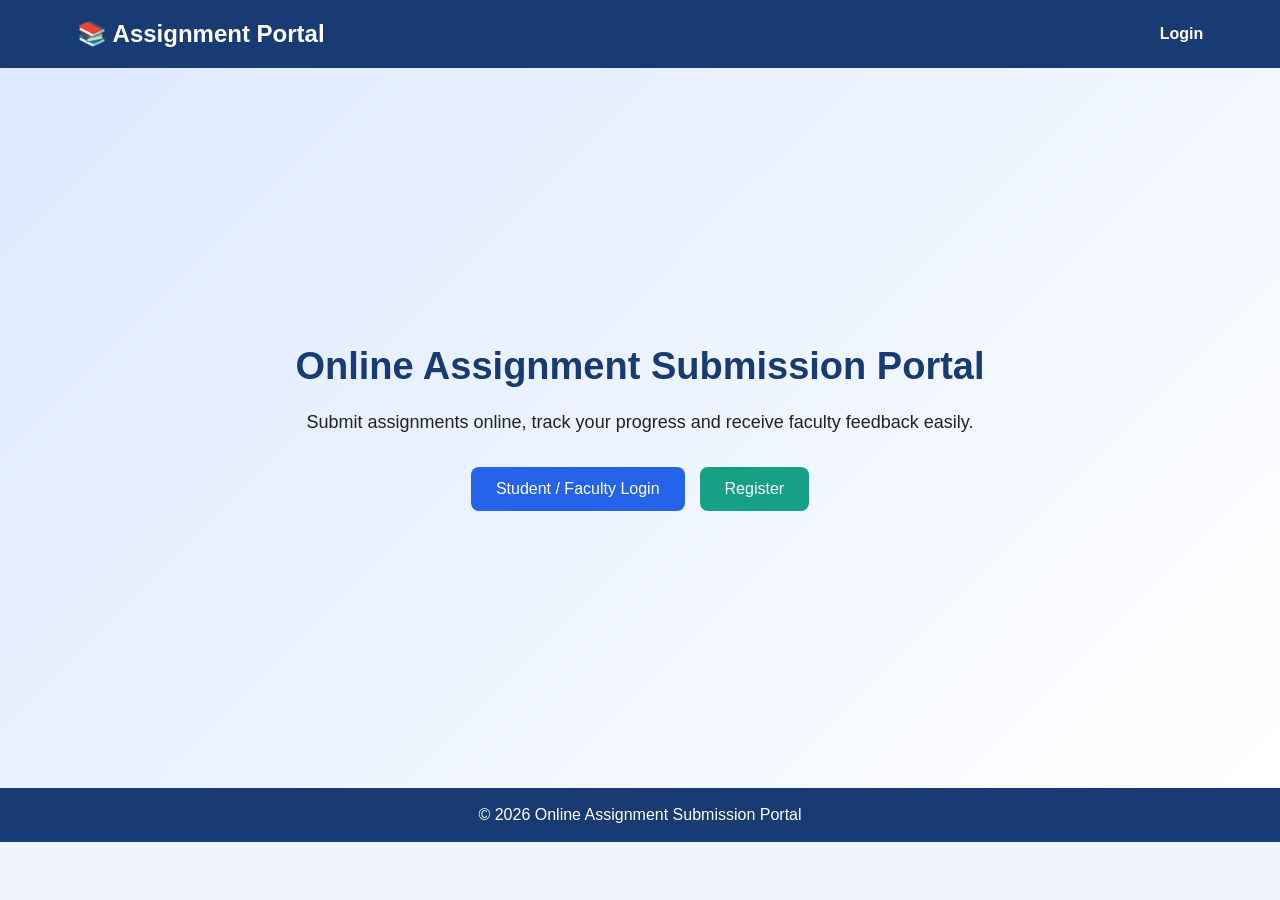
<file: index.html>
<!DOCTYPE html>
<html lang="en">
<head>
    <meta charset="UTF-8">
    <meta name="viewport" content="width=device-width, initial-scale=1.0">
    <title>Online Assignment Portal</title>
    <link rel="stylesheet" href="css/common.css">
</head>
<body>

    <header class="navbar">
        <h2>📚 Assignment Portal</h2>
        <a href="pages/login.html">Login</a>
    </header>

    <section class="hero">
        <h1>Online Assignment Submission Portal</h1>
        <p>Submit assignments online, track your progress
           and receive faculty feedback easily.</p>

        <div class="hero-buttons">
            <a href="pages/login.html" class="btn">Student / Faculty Login</a>
            <a href="pages/register.html" class="btn secondary">Register</a>
        </div>
    </section>

    <footer>
        <p>© 2026 Online Assignment Submission Portal</p>
    </footer>

</body>
</html>
</file>
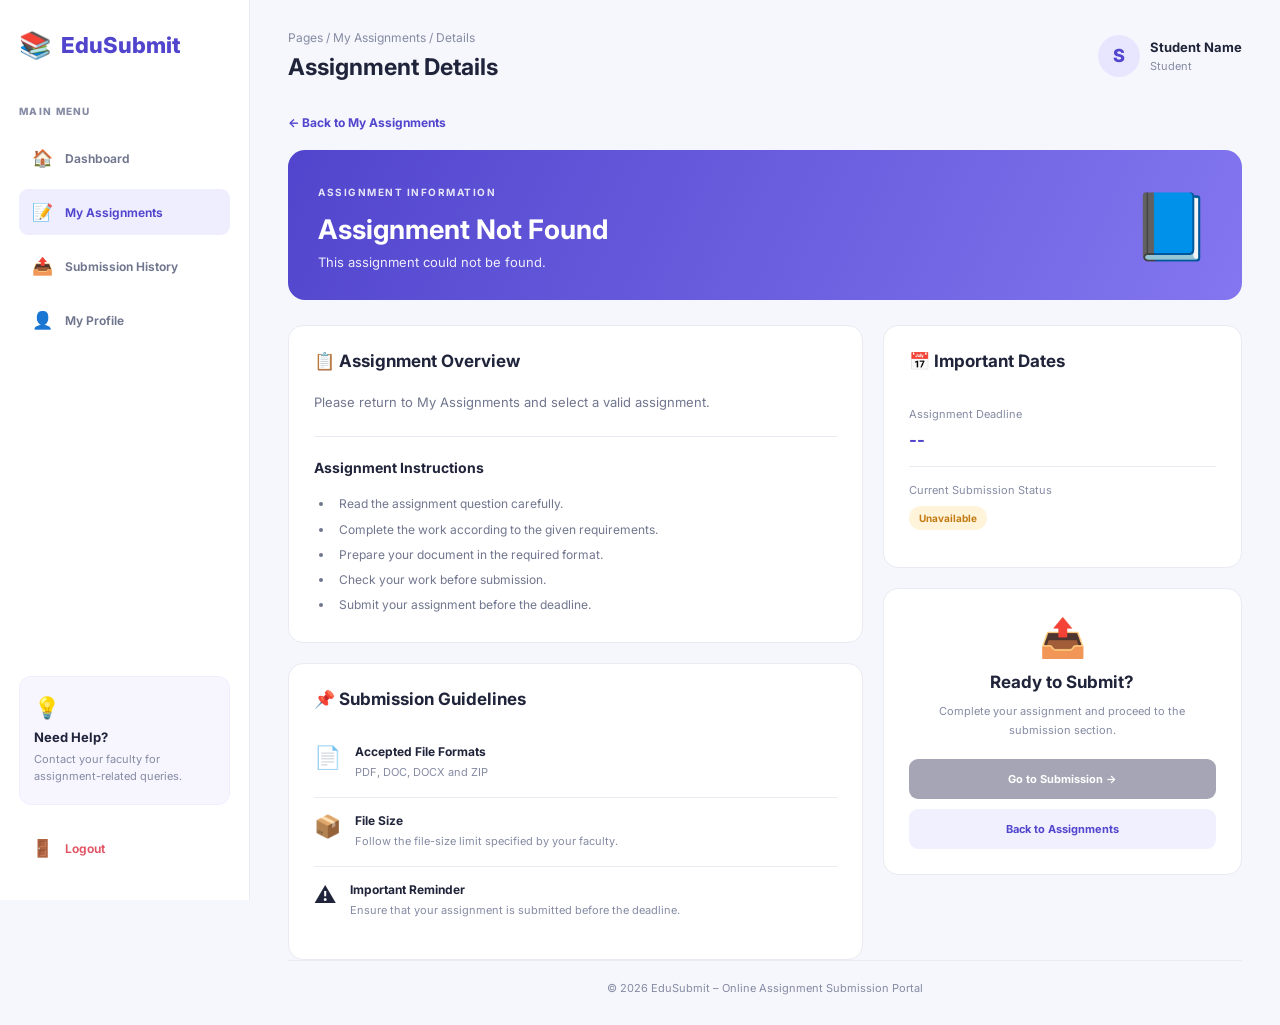
<file: pages/assignment-details.html>
<!DOCTYPE html>
<html lang="en">
<head>
    <meta charset="UTF-8">
    <meta name="viewport" content="width=device-width, initial-scale=1.0">
    <title>Assignment Details | EduSubmit</title>
    <link rel="stylesheet" href="../css/student.css">
</head>
<body>

<div class="dashboard-container">

    <!-- Sidebar -->
    <aside class="sidebar">
        <div class="logo">
            <span class="logo-icon">📚</span>
            <h2>EduSubmit</h2>
        </div>

        <p class="menu-heading">MAIN MENU</p>

        <nav class="sidebar-nav">
            <a href="student-dashboard.html" class="nav-link">
                <span>🏠</span> Dashboard
            </a>

            <a href="assignments.html" class="nav-link active">
                <span>📝</span> My Assignments
            </a>

            <a href="submission-history.html" class="nav-link">
                <span>📤</span> Submission History
            </a>

            <a href="#" class="nav-link">
                <span>👤</span> My Profile
            </a>
        </nav>

        <div class="sidebar-bottom">
            <div class="help-card">
                <span>💡</span>
                <h3>Need Help?</h3>
                <p>Contact your faculty for assignment-related queries.</p>
            </div>

            <a href="#" class="nav-link logout">
                <span>🚪</span> Logout
            </a>
        </div>
    </aside>

    <!-- Main Content -->
    <main class="main-content">

        <header class="top-header">
            <div>
                <p class="breadcrumb">Pages / My Assignments / Details</p>
                <h2>Assignment Details</h2>
            </div>

            <div class="header-right">
                <div class="profile-info">
                    <div class="avatar">S</div>
                    <div>
                        <h4>Student Name</h4>
                        <p>Student</p>
                    </div>
                </div>
            </div>
        </header>

        <a href="assignments.html" class="back-link">
            ← Back to My Assignments
        </a>

        <!-- Assignment Information -->
        <section class="details-banner">
            <div>
                <span class="details-label">ASSIGNMENT INFORMATION</span>
                <h1 id="detail-title">Loading Assignment...</h1>
                <p id="detail-subject">Please wait...</p>
            </div>

            <span class="details-icon">📘</span>
        </section>

        <!-- Details Grid -->
        <section class="details-grid">

            <div class="details-main">

                <div class="details-card">
                    <h2>📋 Assignment Overview</h2>

                    <p class="details-description" id="detail-description">
                        Loading description...
                    </p>

                    <div class="details-divider"></div>

                    <h3>Assignment Instructions</h3>

                    <ul class="instruction-list">
                        <li>Read the assignment question carefully.</li>
                        <li>Complete the work according to the given requirements.</li>
                        <li>Prepare your document in the required format.</li>
                        <li>Check your work before submission.</li>
                        <li>Submit your assignment before the deadline.</li>
                    </ul>
                </div>

                <div class="details-card">
                    <h2>📌 Submission Guidelines</h2>

                    <div class="guideline-item">
                        <span>📄</span>
                        <div>
                            <h4>Accepted File Formats</h4>
                            <p>PDF, DOC, DOCX and ZIP</p>
                        </div>
                    </div>

                    <div class="guideline-item">
                        <span>📦</span>
                        <div>
                            <h4>File Size</h4>
                            <p>Follow the file-size limit specified by your faculty.</p>
                        </div>
                    </div>

                    <div class="guideline-item">
                        <span>⚠️</span>
                        <div>
                            <h4>Important Reminder</h4>
                            <p>Ensure that your assignment is submitted before the deadline.</p>
                        </div>
                    </div>
                </div>

            </div>

            <!-- Right Side -->
            <div class="details-side">

                <div class="details-card">
                    <h2>📅 Important Dates</h2>

                    <div class="date-info">
                        <p>Assignment Deadline</p>
                        <h3 id="detail-deadline">--</h3>
                    </div>

                    <div class="date-info">
                        <p>Current Submission Status</p>
                        <span id="detail-status" class="status pending">
                            Pending
                        </span>
                    </div>
                </div>

                <div class="details-card submission-card">
                    <span class="submission-icon">📤</span>
                    <h2>Ready to Submit?</h2>

                    <p>
                        Complete your assignment and proceed to the
                        submission section.
                    </p>

                    <a href="#" id="submit-assignment-btn" class="submit-btn">
                        Go to Submission →
                    </a>

                    <a href="assignments.html" class="secondary-btn">
                        Back to Assignments
                    </a>
                </div>

            </div>

        </section>

        <footer class="footer">
            © 2026 EduSubmit – Online Assignment Submission Portal
        </footer>

    </main>
</div>

<script src="../js/student.js"></script>

</body>
</html>
</file>
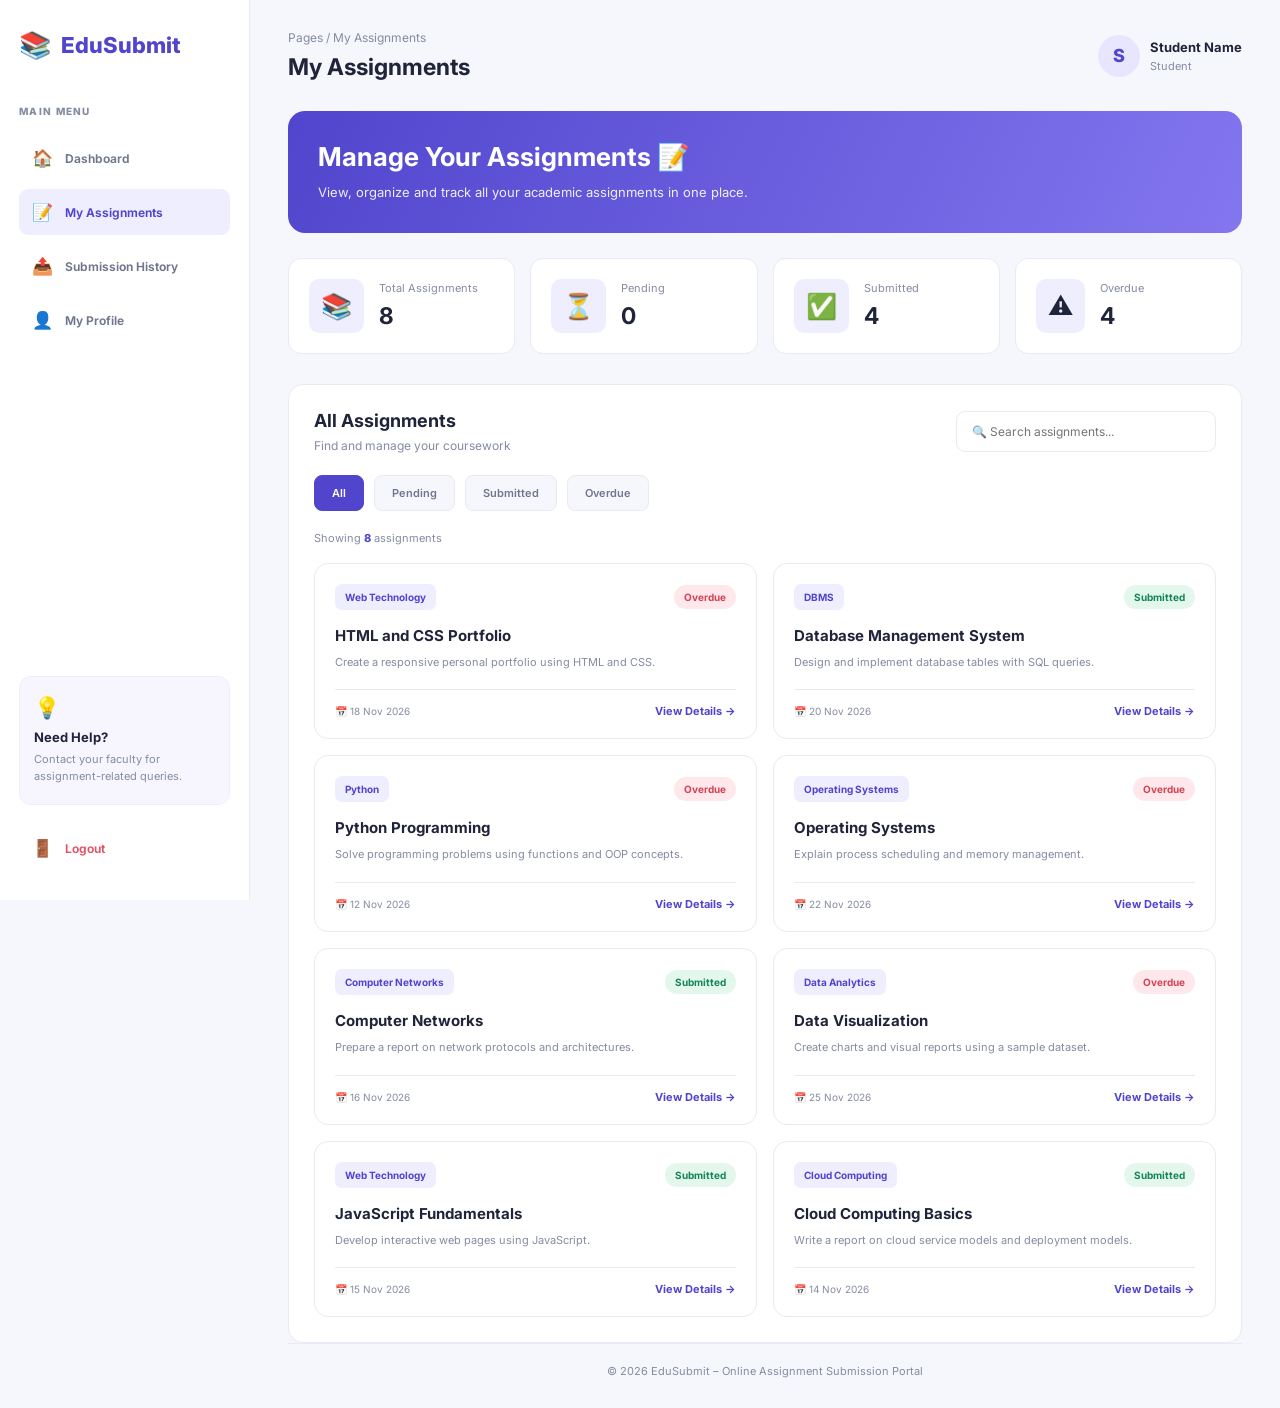
<file: pages/assignments.html>
<!DOCTYPE html>
<html lang="en">
<head>
    <meta charset="UTF-8">
    <meta name="viewport" content="width=device-width, initial-scale=1.0">
    <title>My Assignments | EduSubmit</title>
    <link rel="stylesheet" href="../css/student.css">
</head>
<body>

<div class="dashboard-container">

    <!-- Sidebar -->
    <aside class="sidebar">
        <div class="logo">
            <span class="logo-icon">📚</span>
            <h2>EduSubmit</h2>
        </div>

        <p class="menu-heading">MAIN MENU</p>

        <nav class="sidebar-nav">
            <a href="student-dashboard.html" class="nav-link">
                <span>🏠</span> Dashboard
            </a>

            <a href="assignments.html" class="nav-link active">
                <span>📝</span> My Assignments
            </a>

            <a href="submission-history.html" class="nav-link">
                <span>📤</span> Submission History
            </a>

            <a href="#" class="nav-link">
                <span>👤</span> My Profile
            </a>
        </nav>

        <div class="sidebar-bottom">
            <div class="help-card">
                <span>💡</span>
                <h3>Need Help?</h3>
                <p>Contact your faculty for assignment-related queries.</p>
            </div>

            <a href="#" class="nav-link logout">
                <span>🚪</span> Logout
            </a>
        </div>
    </aside>

    <!-- Main Content -->
    <main class="main-content">

        <header class="top-header">
            <div>
                <p class="breadcrumb">Pages / My Assignments</p>
                <h2>My Assignments</h2>
            </div>

            <div class="header-right">
                <div class="profile-info">
                    <div class="avatar">S</div>
                    <div>
                        <h4>Student Name</h4>
                        <p>Student</p>
                    </div>
                </div>
            </div>
        </header>

        <!-- Page Introduction -->
        <section class="assignment-welcome">
            <div>
                <h1>Manage Your Assignments 📝</h1>
                <p>View, organize and track all your academic assignments in one place.</p>
            </div>
        </section>

        <!-- Assignment Summary -->
        <section class="assignment-summary">

            <div class="summary-card">
                <span>📚</span>
                <div>
                    <p>Total Assignments</p>
                    <h2 id="page-total">0</h2>
                </div>
            </div>

            <div class="summary-card">
                <span>⏳</span>
                <div>
                    <p>Pending</p>
                    <h2 id="page-pending">0</h2>
                </div>
            </div>

            <div class="summary-card">
                <span>✅</span>
                <div>
                    <p>Submitted</p>
                    <h2 id="page-submitted">0</h2>
                </div>
            </div>

            <div class="summary-card">
                <span>⚠️</span>
                <div>
                    <p>Overdue</p>
                    <h2 id="page-overdue">0</h2>
                </div>
            </div>

        </section>

        <!-- Search and Filters -->
        <section class="assignment-management">

            <div class="assignment-toolbar">
                <div>
                    <h2>All Assignments</h2>
                    <p>Find and manage your coursework</p>
                </div>

                <input
                    type="search"
                    id="assignment-search"
                    placeholder="🔍 Search assignments..."
                    aria-label="Search assignments"
                >
            </div>

            <div class="filter-buttons">
                <button class="filter-btn active" data-filter="All">
                    All
                </button>

                <button class="filter-btn" data-filter="Pending">
                    Pending
                </button>

                <button class="filter-btn" data-filter="Submitted">
                    Submitted
                </button>

                <button class="filter-btn" data-filter="Overdue">
                    Overdue
                </button>
            </div>

            <div class="assignment-count">
                Showing <span id="visible-count">0</span> assignments
            </div>

            <div class="assignment-list" id="all-assignments">
                <!-- JavaScript displays assignments here -->
            </div>

        </section>

        <footer class="footer">
            © 2026 EduSubmit – Online Assignment Submission Portal
        </footer>

    </main>
</div>

<script src="../js/student.js"></script>

</body>
</html>
</file>
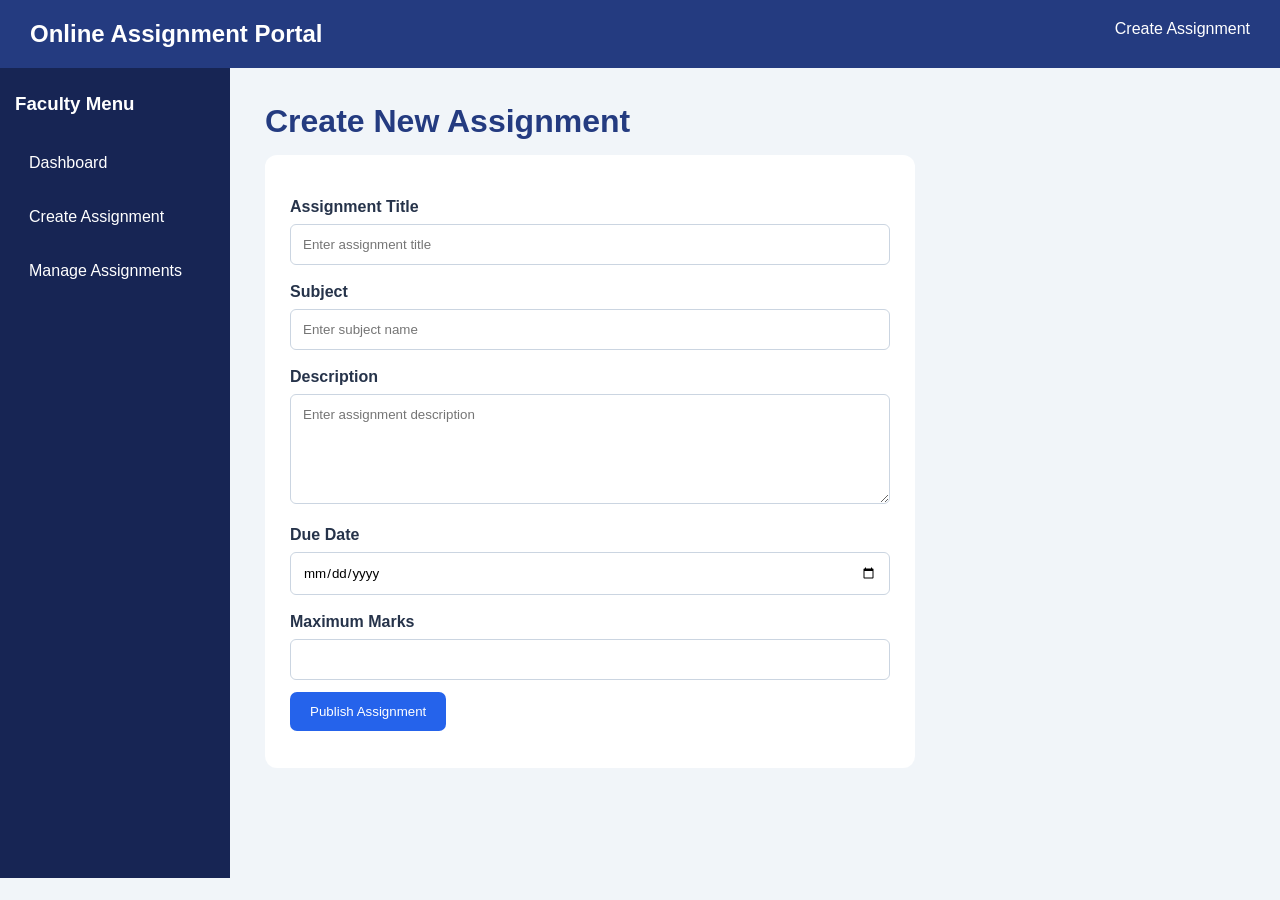
<file: pages/create.assignment.html>
<!DOCTYPE html>
<html lang="en">
<head>
    <meta charset="UTF-8">
    <meta name="viewport" content="width=device-width, initial-scale=1.0">
    <title>Create Assignment</title>
    <link rel="stylesheet" href="../css/faculty.css">
</head>
<body>

<header class="topbar">
    <h2>Online Assignment Portal</h2>
    <span>Create Assignment</span>
</header>

<div class="container">

    <aside class="sidebar">
        <h3>Faculty Menu</h3>
        <a href="faculty-dashboard.html">Dashboard</a>
        <a href="create-assignment.html">Create Assignment</a>
        <a href="manage-assignments.html">Manage Assignments</a>
    </aside>

    <main class="content">

        <h1>Create New Assignment</h1>

        <form id="assignmentForm">

            <label>Assignment Title</label>
            <input type="text" id="title"
            placeholder="Enter assignment title" required>

            <label>Subject</label>
            <input type="text" id="subject"
            placeholder="Enter subject name" required>

            <label>Description</label>
            <textarea id="description"
            placeholder="Enter assignment description"
            required></textarea>

            <label>Due Date</label>
            <input type="date" id="deadline" required>

            <label>Maximum Marks</label>
            <input type="number" id="marks"
            min="1" required>

            <button type="submit" class="btn">
                Publish Assignment
            </button>

        </form>

    </main>
</div>

<script src="../js/faculty.js"></script>
</body>
</html>
</file>
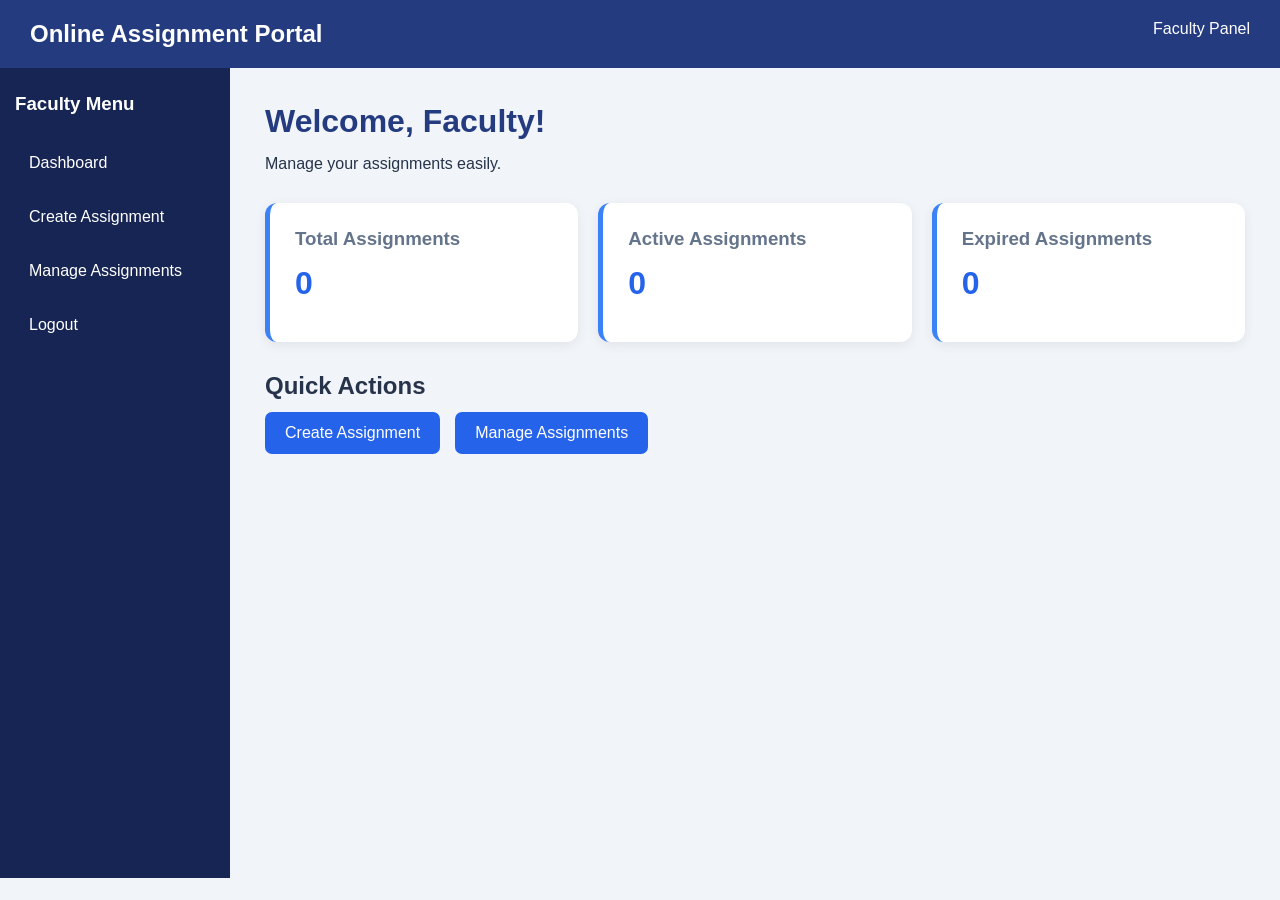
<file: pages/faculty-dashboard.html>
<!DOCTYPE html>
<html lang="en">
<head>
    <meta charset="UTF-8">
    <meta name="viewport" content="width=device-width, initial-scale=1.0">
    <title>Faculty Dashboard</title>
    <link rel="stylesheet" href="../css/faculty.css">
</head>
<body>

<header class="topbar">
    <h2>Online Assignment Portal</h2>
    <span>Faculty Panel</span>
</header>

<div class="container">

    <aside class="sidebar">
        <h3>Faculty Menu</h3>
        <a href="faculty-dashboard.html">Dashboard</a>
        <a href="create-assignment.html">Create Assignment</a>
        <a href="manage-assignments.html">Manage Assignments</a>
        <a href="../index.html">Logout</a>
    </aside>

    <main class="content">

        <h1>Welcome, Faculty!</h1>
        <p>Manage your assignments easily.</p>

        <div class="cards">

            <div class="card">
                <h3>Total Assignments</h3>
                <h1 id="total">0</h1>
            </div>

            <div class="card">
                <h3>Active Assignments</h3>
                <h1 id="active">0</h1>
            </div>

            <div class="card">
                <h3>Expired Assignments</h3>
                <h1 id="expired">0</h1>
            </div>

        </div>

        <h2>Quick Actions</h2>

        <div class="actions">
            <a href="create-assignment.html" class="btn">
                Create Assignment
            </a>

            <a href="manage-assignments.html" class="btn">
                Manage Assignments
            </a>
        </div>

    </main>
</div>

<script src="../js/faculty.js"></script>
</body>
</html>
</file>
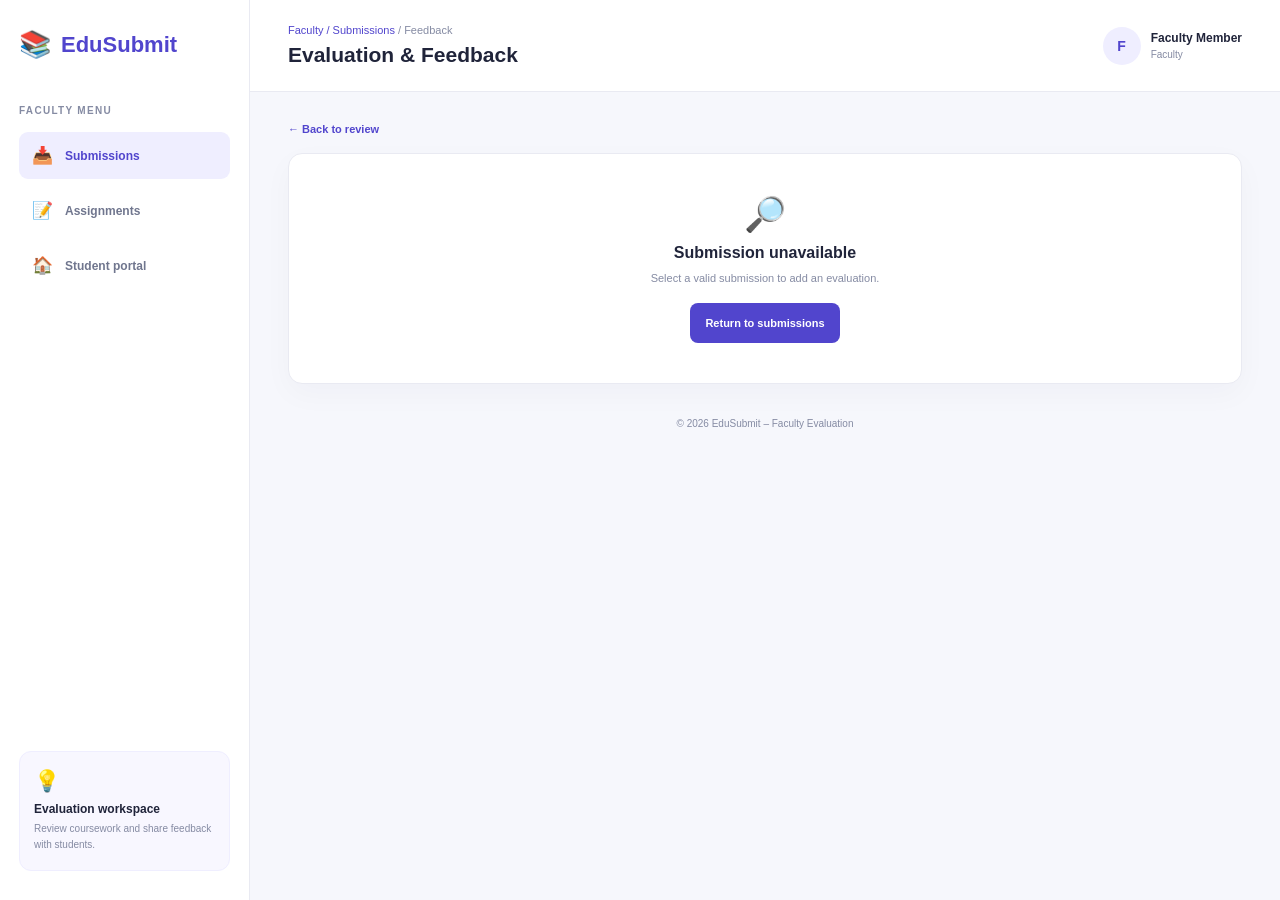
<file: pages/feedback.html>
<!DOCTYPE html>
<html lang="en"><head><meta charset="UTF-8"><meta name="viewport" content="width=device-width,initial-scale=1"><title>Evaluation Feedback | EduSubmit Faculty</title><link rel="stylesheet" href="../css/evaluation.css"></head>
<body><div class="faculty-shell"><aside class="faculty-sidebar"><a class="brand" href="submissions.html"><span>📚</span>EduSubmit</a><p class="nav-label">FACULTY MENU</p><nav aria-label="Faculty navigation"><a class="nav-item active" href="submissions.html"><span>📥</span>Submissions</a><a class="nav-item" href="../pages/assignments.html"><span>📝</span>Assignments</a><a class="nav-item" href="../pages/student-dashboard.html"><span>🏠</span>Student portal</a></nav><div class="sidebar-note"><span>💡</span><strong>Evaluation workspace</strong><p>Review coursework and share feedback with students.</p></div></aside>
<main class="main-area"><header class="topbar"><div><p class="breadcrumb"><a href="submissions.html">Faculty / Submissions</a> / Feedback</p><h1>Evaluation &amp; Feedback</h1></div><div class="faculty-profile"><span class="avatar">F</span><span><strong>Faculty Member</strong><small>Faculty</small></span></div></header><div class="content-wrap"><a id="feedback-back" class="back-link" href="submissions.html">← Back to review</a><div id="feedback-error" class="alert error" role="alert" hidden></div><div id="feedback-success" class="alert success" role="status" hidden></div>
<section id="feedback-content" class="feedback-layout" hidden><div><section class="panel feedback-context"><span class="eyebrow">SUBMISSION TO EVALUATE</span><h2 id="feedback-assignment">Assignment</h2><p><span id="feedback-student">Student</span> <span class="dot">·</span> <span id="feedback-file">file</span></p><a id="feedback-review-link" class="text-link" href="review-assignment.html">View submission details →</a></section><section class="panel"><div class="panel-heading"><div><h2>Evaluation</h2><p>Enter a mark and constructive written feedback.</p></div></div><form id="evaluation-form" novalidate><label class="form-label" for="marks">Marks <span id="marks-max-label">/ 100</span></label><div class="marks-wrap"><input type="number" id="marks" name="marks" min="0" max="100" step="0.5" inputmode="decimal" required aria-describedby="marks-error"><span id="marks-max-suffix">/ 100</span></div><p id="marks-error" class="field-error" aria-live="polite"></p><label class="form-label feedback-label" for="feedback-text">Written feedback</label><textarea id="feedback-text" name="feedback" rows="7" maxlength="2000" placeholder="Share what went well and what the student can improve…" required aria-describedby="feedback-error"></textarea><div class="field-row"><p id="feedback-error" class="field-error" aria-live="polite"></p><span id="character-count" class="character-count">0 / 2000</span></div><p class="inline-note">Evaluation is saved in this browser for demonstration. No notification is sent to a student.</p><div class="form-actions"><button class="button primary" type="submit">Save evaluation</button><a id="cancel-feedback" class="button secondary" href="submissions.html">Cancel</a></div></form></section></div><aside class="panel rubric-card"><span class="rubric-icon">📌</span><h2>Evaluation notes</h2><ul><li>Keep feedback specific and constructive.</li><li>Marks must be between 0 and the assignment maximum.</li><li>You can update this evaluation later.</li></ul><p class="inline-note">Frontend demo only</p></aside></section>
<div id="feedback-not-found" class="panel empty-state" hidden><span>🔎</span><h2>Submission unavailable</h2><p id="feedback-not-found-copy">Select a valid submission to add an evaluation.</p><a class="button primary" href="submissions.html">Return to submissions</a></div><footer class="footer">© 2026 EduSubmit – Faculty Evaluation</footer></div></main></div><script src="../js/evaluation.js"></script></body></html>
</file>
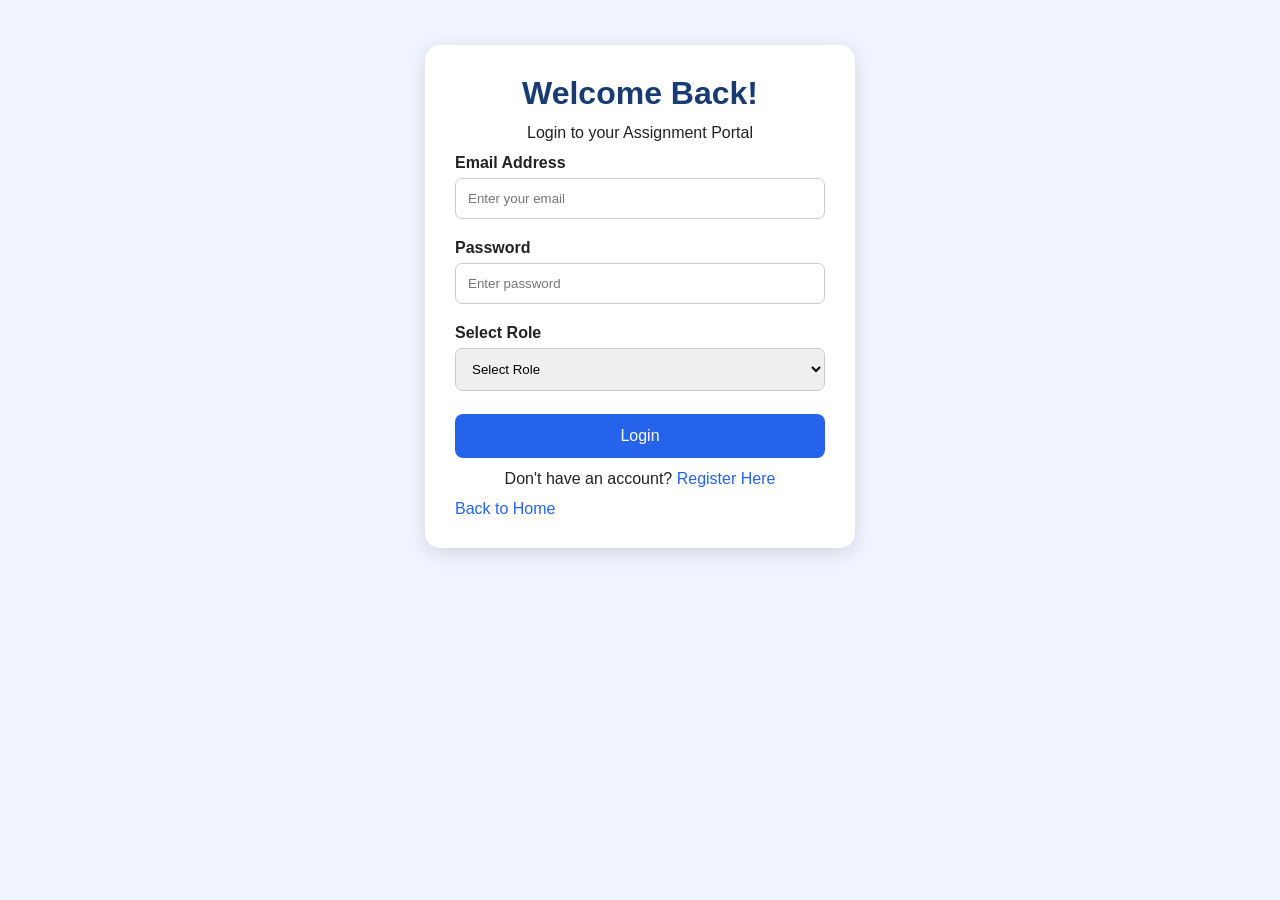
<file: pages/login.html>
<!DOCTYPE html>
<html lang="en">
<head>
    <meta charset="UTF-8">
    <meta name="viewport" content="width=device-width, initial-scale=1.0">
    <title>Login</title>
    <link rel="stylesheet" href="../css/common.css">
    <link rel="stylesheet" href="../css/auth.css">
</head>
<body>

    <div class="auth-container">
        <h1>Welcome Back!</h1>
        <p>Login to your Assignment Portal</p>

        <form id="loginForm">

            <label>Email Address</label>
            <input type="email" id="loginEmail"
                   placeholder="Enter your email" required>

            <label>Password</label>
            <input type="password" id="loginPassword"
                   placeholder="Enter password" required>

            <label>Select Role</label>
            <select id="loginRole" required>
                <option value="">Select Role</option>
                <option value="student">Student</option>
                <option value="faculty">Faculty</option>
            </select>

            <button type="submit" class="btn">Login</button>

            <p id="loginMessage"></p>
        </form>

        <p>Don't have an account?
            <a href="register.html">Register Here</a>
        </p>

        <a href="../index.html">Back to Home</a>
    </div>

    <script src="../js/auth.js"></script>
</body>
</html>
</file>
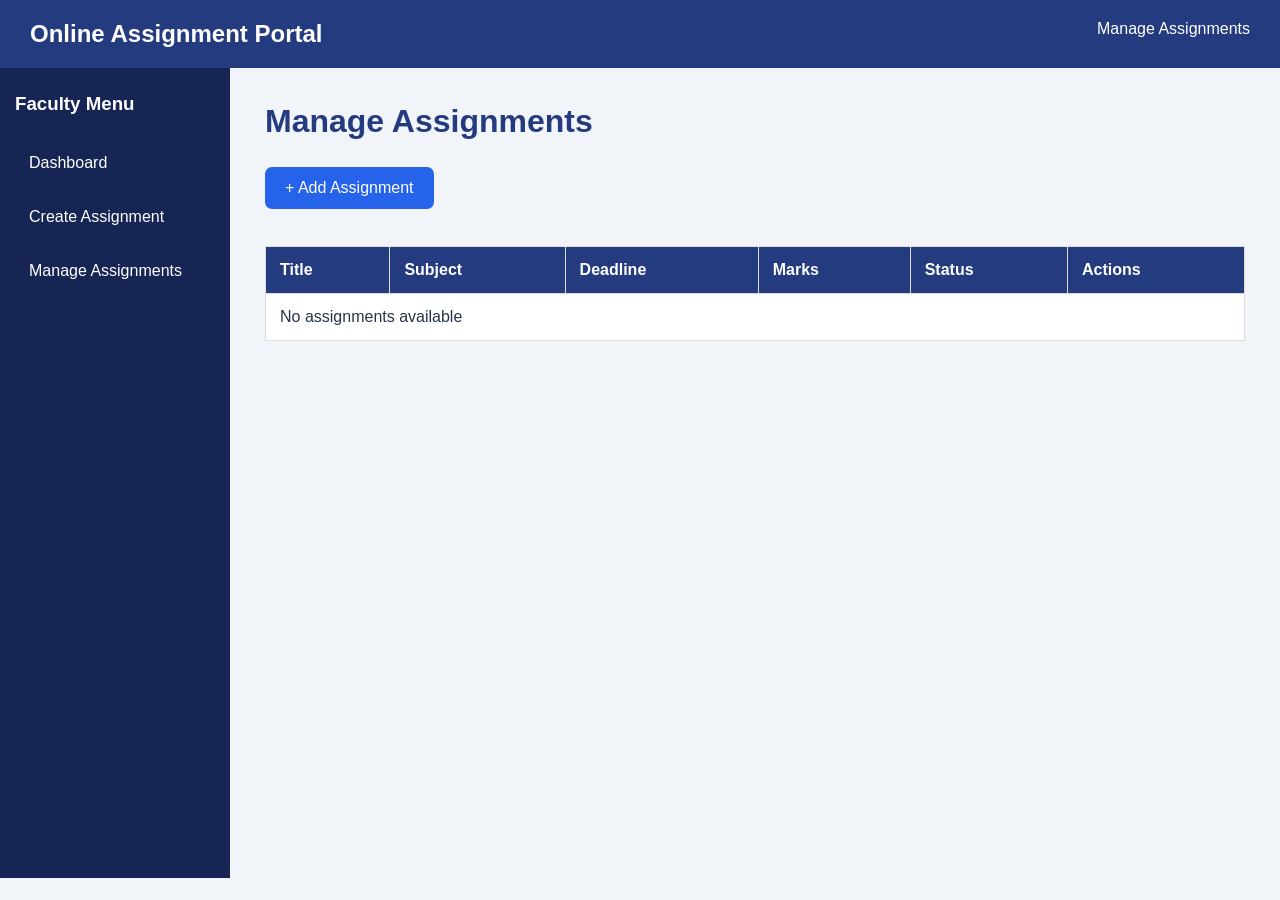
<file: pages/manage.assignments.html>
<!DOCTYPE html>
<html lang="en">
<head>
    <meta charset="UTF-8">
    <meta name="viewport" content="width=device-width, initial-scale=1.0">
    <title>Manage Assignments</title>
    <link rel="stylesheet" href="../css/faculty.css">
</head>
<body>

<header class="topbar">
    <h2>Online Assignment Portal</h2>
    <span>Manage Assignments</span>
</header>

<div class="container">

    <aside class="sidebar">
        <h3>Faculty Menu</h3>
        <a href="faculty-dashboard.html">Dashboard</a>
        <a href="create-assignment.html">Create Assignment</a>
        <a href="manage-assignments.html">Manage Assignments</a>
    </aside>

    <main class="content">

        <h1>Manage Assignments</h1>

        <a href="create-assignment.html" class="btn">
            + Add Assignment
        </a>

        <div class="table-wrapper">
            <table>
                <thead>
                    <tr>
                        <th>Title</th>
                        <th>Subject</th>
                        <th>Deadline</th>
                        <th>Marks</th>
                        <th>Status</th>
                        <th>Actions</th>
                    </tr>
                </thead>

                <tbody id="assignmentList"></tbody>
            </table>
        </div>

    </main>
</div>

<script src="../js/faculty.js"></script>
</body>
</html>
</file>
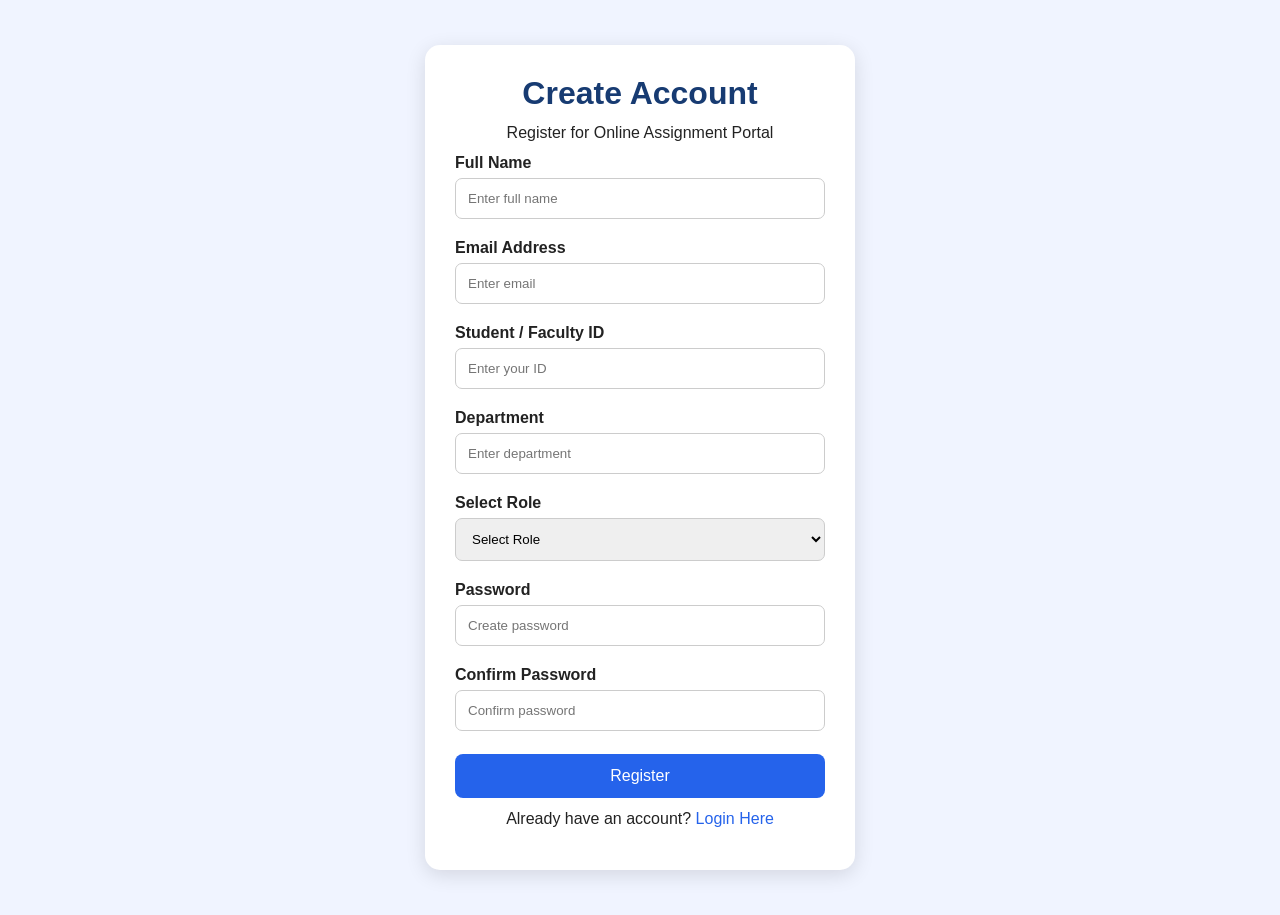
<file: pages/register.html>
<!DOCTYPE html>
<html lang="en">
<head>
    <meta charset="UTF-8">
    <meta name="viewport" content="width=device-width, initial-scale=1.0">
    <title>Register</title>
    <link rel="stylesheet" href="../css/common.css">
    <link rel="stylesheet" href="../css/auth.css">
</head>
<body>

    <div class="auth-container">
        <h1>Create Account</h1>
        <p>Register for Online Assignment Portal</p>

        <form id="registerForm">

            <label>Full Name</label>
            <input type="text" id="fullName"
                   placeholder="Enter full name" required>

            <label>Email Address</label>
            <input type="email" id="regEmail"
                   placeholder="Enter email" required>

            <label>Student / Faculty ID</label>
            <input type="text" id="userId"
                   placeholder="Enter your ID" required>

            <label>Department</label>
            <input type="text" id="department"
                   placeholder="Enter department" required>

            <label>Select Role</label>
            <select id="registerRole" required>
                <option value="">Select Role</option>
                <option value="student">Student</option>
                <option value="faculty">Faculty</option>
            </select>

            <label>Password</label>
            <input type="password" id="regPassword"
                   placeholder="Create password" required>

            <label>Confirm Password</label>
            <input type="password" id="confirmPassword"
                   placeholder="Confirm password" required>

            <button type="submit" class="btn">Register</button>

            <p id="registerMessage"></p>
        </form>

        <p>Already have an account?
            <a href="login.html">Login Here</a>
        </p>

    </div>

    <script src="../js/auth.js"></script>
</body>
</html>
</file>
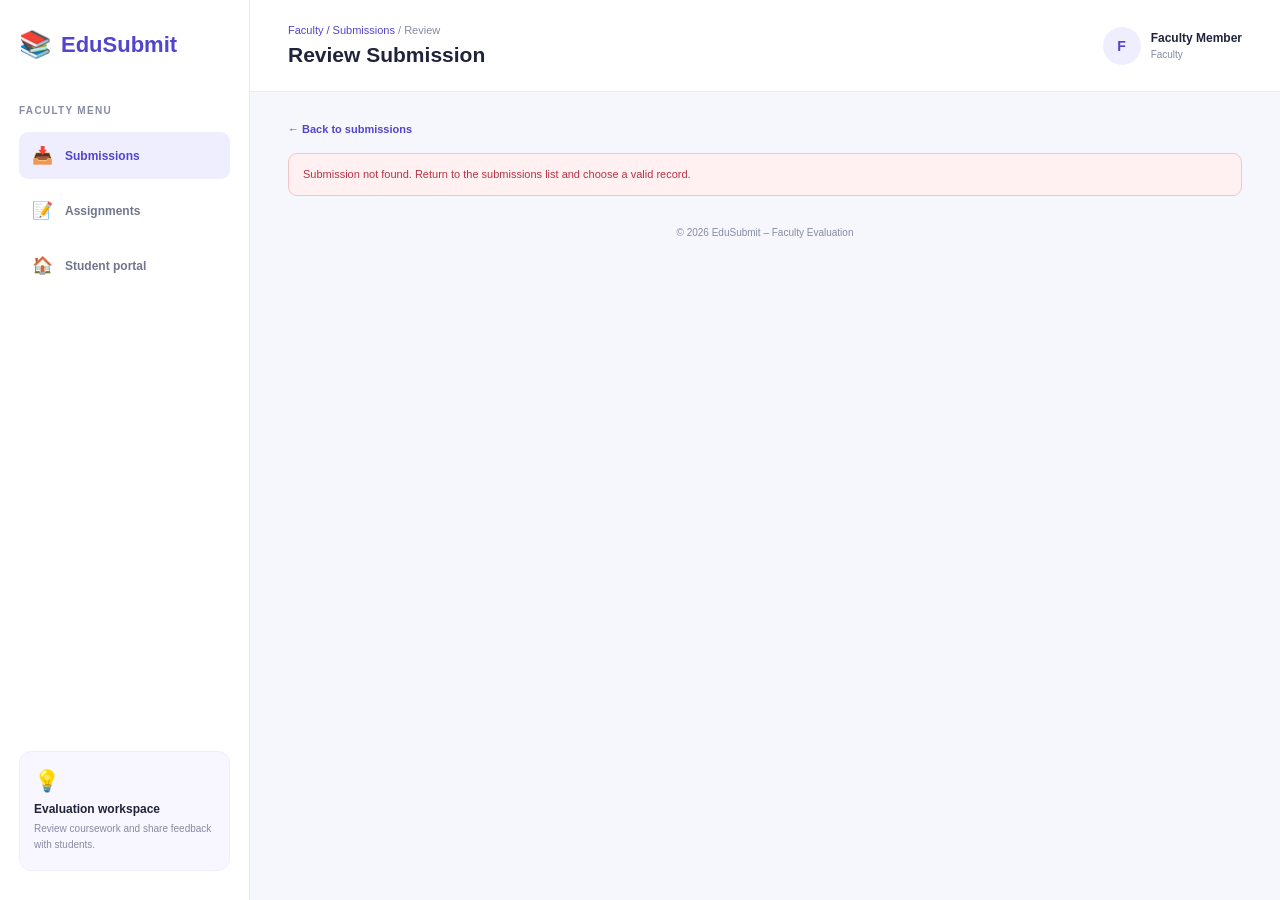
<file: pages/review-assignment.html>
<!DOCTYPE html>
<html lang="en"><head><meta charset="UTF-8"><meta name="viewport" content="width=device-width,initial-scale=1"><title>Review Assignment | EduSubmit Faculty</title><link rel="stylesheet" href="../css/evaluation.css"></head>
<body><div class="faculty-shell"><aside class="faculty-sidebar"><a class="brand" href="submissions.html"><span>📚</span>EduSubmit</a><p class="nav-label">FACULTY MENU</p><nav aria-label="Faculty navigation"><a class="nav-item active" href="submissions.html"><span>📥</span>Submissions</a><a class="nav-item" href="../pages/assignments.html"><span>📝</span>Assignments</a><a class="nav-item" href="../pages/student-dashboard.html"><span>🏠</span>Student portal</a></nav><div class="sidebar-note"><span>💡</span><strong>Evaluation workspace</strong><p>Review coursework and share feedback with students.</p></div></aside>
<main class="main-area"><header class="topbar"><div><p class="breadcrumb"><a href="submissions.html">Faculty / Submissions</a> / Review</p><h1>Review Submission</h1></div><div class="faculty-profile"><span class="avatar">F</span><span><strong>Faculty Member</strong><small>Faculty</small></span></div></header><div class="content-wrap"><a class="back-link" href="submissions.html">← Back to submissions</a><div id="review-error" class="alert error" role="alert" hidden></div><div id="review-content" hidden>
<section class="review-banner"><div><span class="eyebrow">SUBMISSION REVIEW</span><h2 id="review-assignment-title">Assignment</h2><p id="review-subject">Subject</p></div><span id="review-status" class="badge">Submitted</span></section>
<div class="review-grid"><section class="panel"><div class="panel-heading"><div><h2>Student submission</h2><p>Review the submitted file information</p></div></div><dl class="detail-list"><div><dt>Student</dt><dd id="review-student">—</dd></div><div><dt>Assignment ID</dt><dd id="review-assignment-id">—</dd></div><div><dt>Submission ID</dt><dd id="review-submission-id">—</dd></div><div><dt>Submitted on</dt><dd id="review-date">—</dd></div></dl><div class="file-card"><span class="file-icon">📄</span><div><strong id="review-filename">—</strong><small id="review-filesize">File details</small></div><button type="button" class="button secondary" id="download-button">Download file</button></div><p id="download-note" class="inline-note">Files are not stored in this frontend demo; only submission metadata is available.</p></section>
<section class="panel evaluation-prompt"><span class="prompt-icon">✍️</span><h2>Ready to evaluate?</h2><p>Record a mark and written feedback for this submission.</p><a id="feedback-link" class="button primary" href="feedback.html">Enter feedback →</a></section></div></div><footer class="footer">© 2026 EduSubmit – Faculty Evaluation</footer></div></main></div><script src="../js/evaluation.js"></script></body></html>
</file>
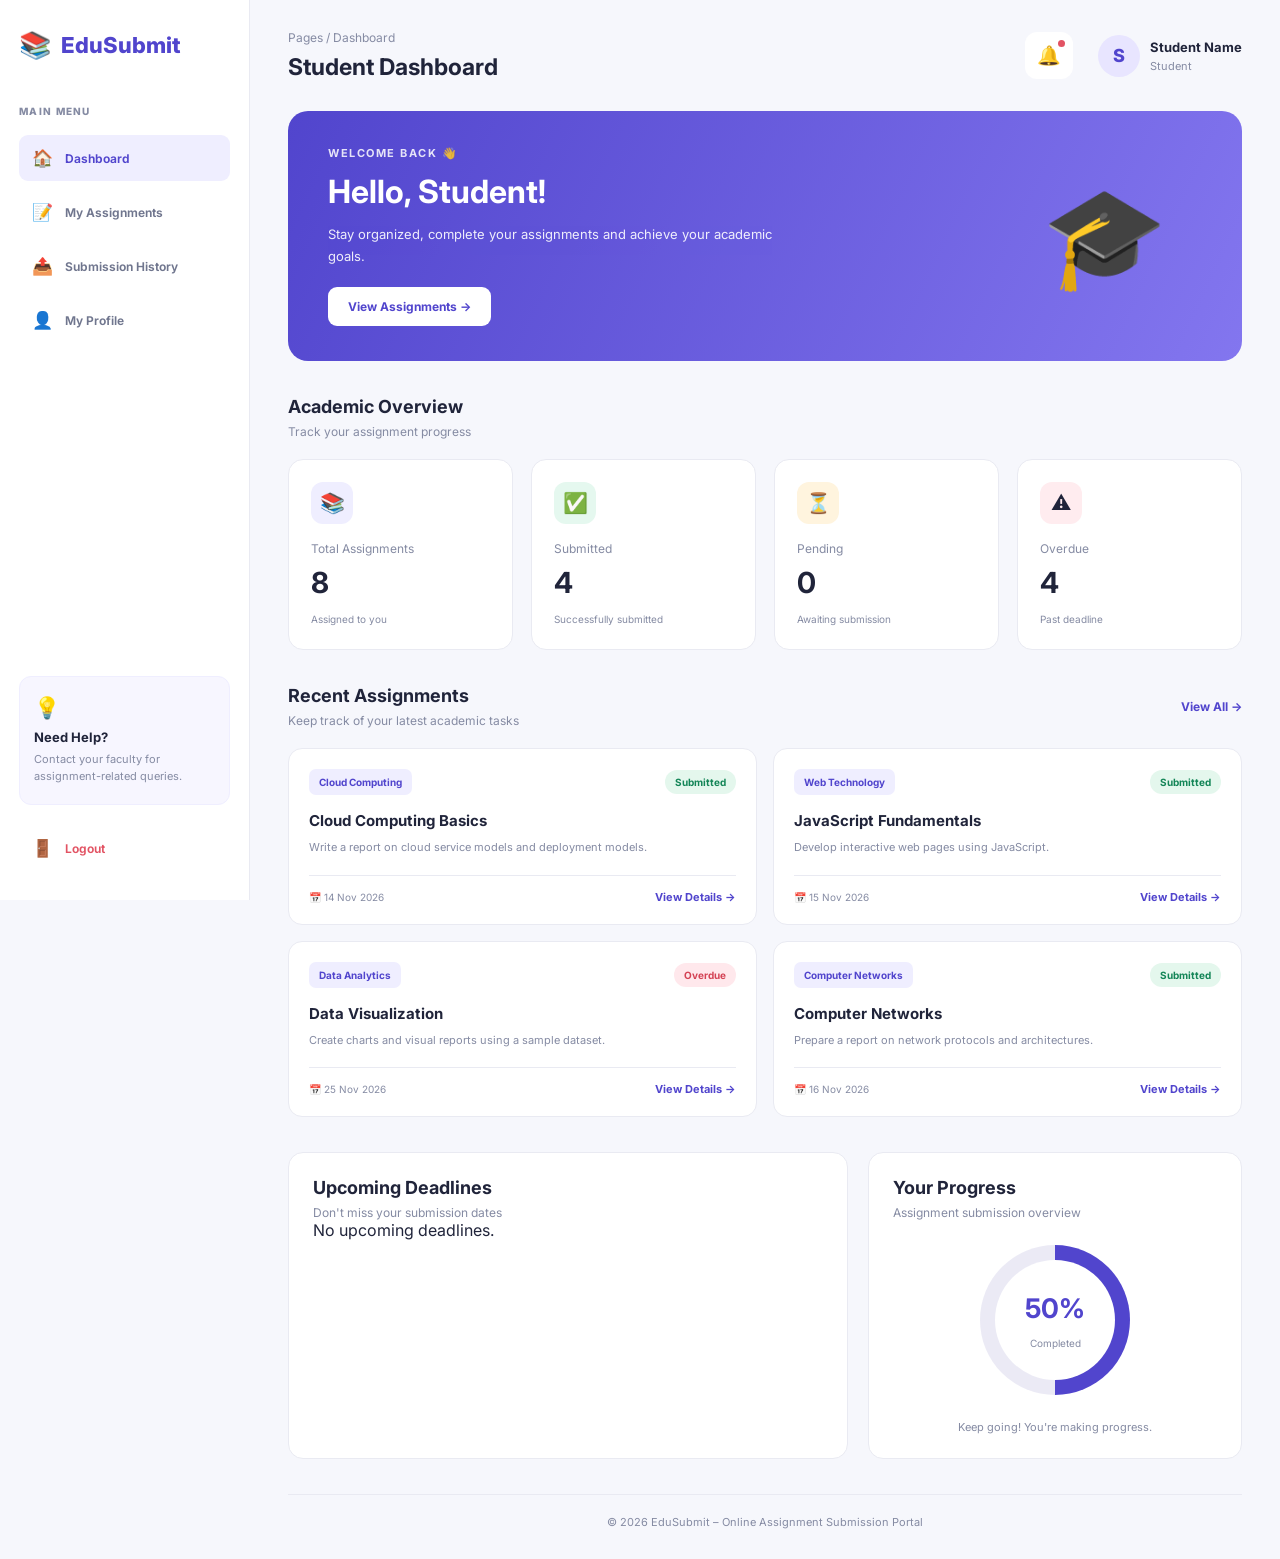
<file: pages/student-dashboard.html>
<!DOCTYPE html>
<html lang="en">
<head>
    <meta charset="UTF-8">
    <meta name="viewport" content="width=device-width, initial-scale=1.0">
    <title>Student Dashboard | Assignment Portal</title>
    <link rel="stylesheet" href="../css/student.css">
</head>
<body>

    <div class="dashboard-container">

        <!-- Sidebar -->
        <aside class="sidebar">
            <div class="logo">
                <span class="logo-icon">📚</span>
                <h2>EduSubmit</h2>
            </div>

            <p class="menu-heading">MAIN MENU</p>

            <nav class="sidebar-nav">
                <a href="student-dashboard.html" class="nav-link active">
                    <span>🏠</span> Dashboard
                </a>

                <a href="assignments.html" class="nav-link">
                    <span>📝</span> My Assignments
                </a>

                <a href="submission-history.html" class="nav-link">
                    <span>📤</span> Submission History
                </a>

                <a href="#" class="nav-link">
                    <span>👤</span> My Profile
                </a>
            </nav>

            <div class="sidebar-bottom">
                <div class="help-card">
                    <span>💡</span>
                    <h3>Need Help?</h3>
                    <p>Contact your faculty for assignment-related queries.</p>
                </div>

                <a href="#" class="nav-link logout">
                    <span>🚪</span> Logout
                </a>
            </div>
        </aside>

        <!-- Main Content -->
        <main class="main-content">

            <!-- Top Header -->
            <header class="top-header">
                <div>
                    <p class="breadcrumb">Pages / Dashboard</p>
                    <h2>Student Dashboard</h2>
                </div>

                <div class="header-right">
                    <button class="notification-btn" aria-label="Notifications">
                        🔔
                        <span class="notification-dot"></span>
                    </button>

                    <div class="profile-info">
                        <div class="avatar">S</div>
                        <div>
                            <h4>Student Name</h4>
                            <p>Student</p>
                        </div>
                    </div>
                </div>
            </header>

            <!-- Welcome Banner -->
            <section class="welcome-banner">
                <div>
                    <p class="welcome-label">WELCOME BACK 👋</p>
                    <h1>Hello, Student!</h1>
                    <p>
                        Stay organized, complete your assignments
                        and achieve your academic goals.
                    </p>
                    <a href="assignments.html" class="primary-btn">
                        View Assignments →
                    </a>
                </div>

                <div class="welcome-illustration">🎓</div>
            </section>

            <!-- Statistics -->
            <section class="stats-section">
                <div class="section-heading">
                    <h2>Academic Overview</h2>
                    <p>Track your assignment progress</p>
                </div>

                <div class="stats-grid">

                    <div class="stat-card total-card">
                        <div class="stat-icon">📚</div>
                        <p>Total Assignments</p>
                        <h2 id="total-count">8</h2>
                        <span>Assigned to you</span>
                    </div>

                    <div class="stat-card submitted-card">
                        <div class="stat-icon">✅</div>
                        <p>Submitted</p>
                        <h2 id="submitted-count">4</h2>
                        <span>Successfully submitted</span>
                    </div>

                    <div class="stat-card pending-card">
                        <div class="stat-icon">⏳</div>
                        <p>Pending</p>
                        <h2 id="pending-count">3</h2>
                        <span>Awaiting submission</span>
                    </div>

                    <div class="stat-card overdue-card">
                        <div class="stat-icon">⚠️</div>
                        <p>Overdue</p>
                        <h2 id="overdue-count">1</h2>
                        <span>Past deadline</span>
                    </div>

                </div>
            </section>

            <!-- Recent Assignments -->
            <section class="assignments-section">

                <div class="section-heading heading-row">
                    <div>
                        <h2>Recent Assignments</h2>
                        <p>Keep track of your latest academic tasks</p>
                    </div>

                    <a href="assignments.html" class="view-all">
                        View All →
                    </a>
                </div>

                <div class="assignment-list" id="recent-assignments">

                    <!-- Assignments are displayed using JavaScript -->

                </div>

            </section>

            <!-- Bottom Section -->
            <section class="bottom-grid">

                <div class="content-card">
                    <h2>Upcoming Deadlines</h2>
                    <p class="card-subtitle">Don't miss your submission dates</p>

                    <div id="upcoming-deadlines">
                        <!-- Deadlines are displayed using JavaScript -->
                    </div>
                </div>

                <div class="content-card progress-card">
                    <h2>Your Progress</h2>
                    <p class="card-subtitle">Assignment submission overview</p>

                    <div class="progress-circle">
                        <div>
                            <h2 id="progress-percentage">50%</h2>
                            <p>Completed</p>
                        </div>
                    </div>

                    <p class="progress-message">
                        Keep going! You're making progress.
                    </p>
                </div>

            </section>

            <footer class="footer">
                © 2026 EduSubmit – Online Assignment Submission Portal
            </footer>

        </main>
    </div>

    <script src="../js/student.js"></script>

</body>
</html>
</file>
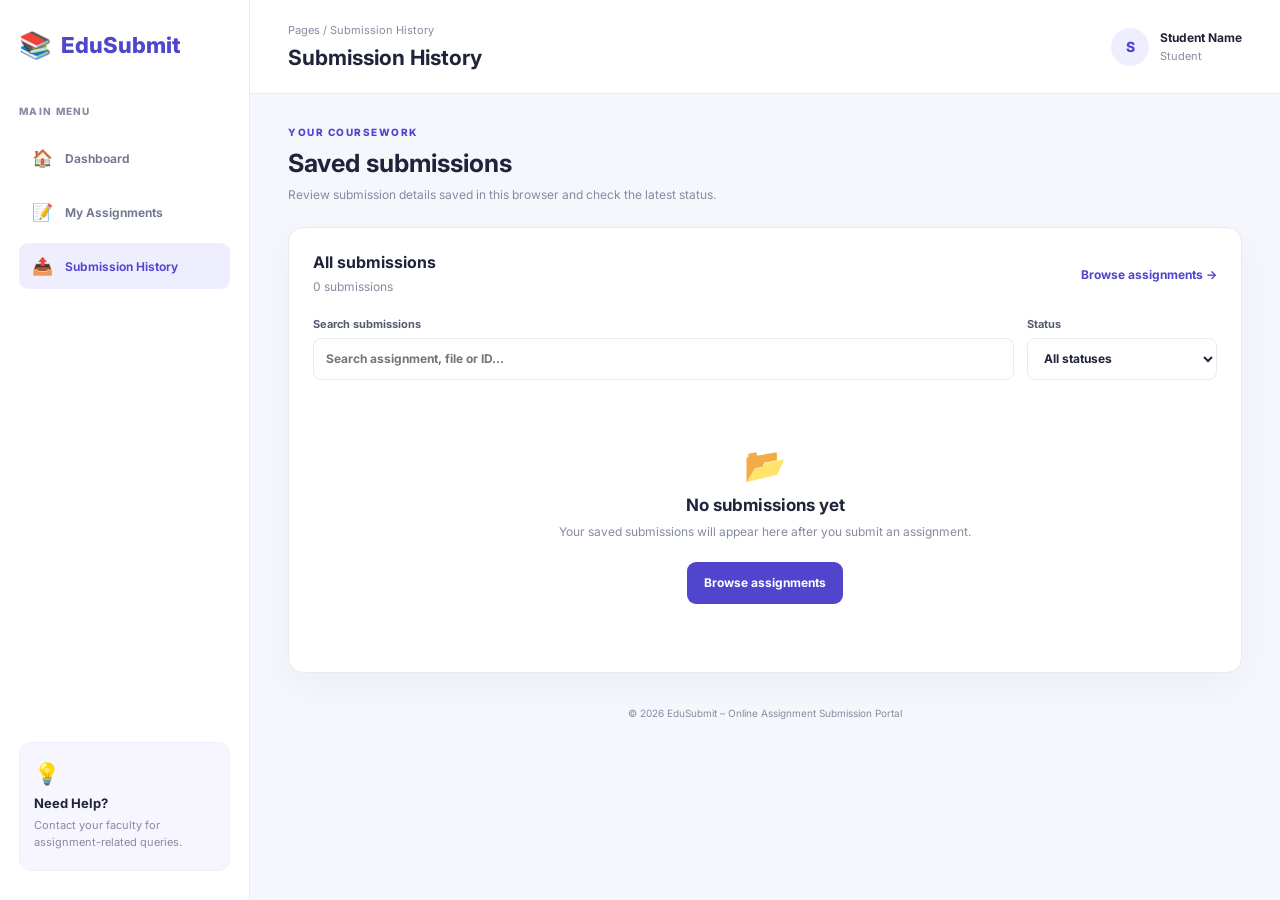
<file: pages/submission-history.html>
<!DOCTYPE html>
<html lang="en">
<head><meta charset="UTF-8"><meta name="viewport" content="width=device-width, initial-scale=1.0"><meta name="description" content="Search and review saved assignment submissions."><title>Submission History | EduSubmit</title><link rel="stylesheet" href="../css/upload.css"></head>
<body>
<div class="portal-shell">
  <aside class="portal-sidebar"><a class="brand" href="student-dashboard.html"><span class="brand-icon">📚</span><span>EduSubmit</span></a><p class="menu-heading">MAIN MENU</p><nav class="sidebar-nav" aria-label="Main navigation"><a class="nav-link" href="student-dashboard.html"><span>🏠</span> Dashboard</a><a class="nav-link" href="assignments.html"><span>📝</span> My Assignments</a><a class="nav-link active" href="submission-history.html"><span>📤</span> Submission History</a></nav><div class="sidebar-help"><span>💡</span><h3>Need Help?</h3><p>Contact your faculty for assignment-related queries.</p></div></aside>
  <main class="main-content"><header class="top-header"><div><p class="breadcrumb">Pages / Submission History</p><h1>Submission History</h1></div><div class="profile-info"><span class="avatar">S</span><div><strong>Student Name</strong><small>Student</small></div></div></header>
    <div class="page-content"><section class="page-intro"><span class="eyebrow">YOUR COURSEWORK</span><h2>Saved submissions</h2><p>Review submission details saved in this browser and check the latest status.</p></section>
      <section class="content-card history-card" aria-labelledby="history-heading"><div class="history-toolbar"><div><h2 id="history-heading">All submissions</h2><p id="result-count" class="section-copy">0 submissions</p></div><a class="small-link" href="assignments.html">Browse assignments →</a></div>
        <div class="history-filters"><label class="search-label" for="history-search">Search submissions<input type="search" id="history-search" placeholder="Search assignment, file or ID…"></label><label class="filter-label" for="status-filter">Status<select id="status-filter"><option value="All">All statuses</option><option>Pending</option><option>Submitted</option><option>Late</option><option>Reviewed</option></select></label></div>
        <div id="history-list" class="history-list" aria-live="polite"></div><div id="history-empty" class="empty-state" hidden><span class="empty-icon">📂</span><h3 id="empty-title">No submissions yet</h3><p id="empty-copy">Your saved submissions will appear here after you submit an assignment.</p><a href="assignments.html" class="primary-button">Browse assignments</a></div>
      </section><footer class="page-footer">© 2026 EduSubmit – Online Assignment Submission Portal</footer>
    </div>
  </main>
</div><script src="../js/upload.js"></script></body></html>
</file>
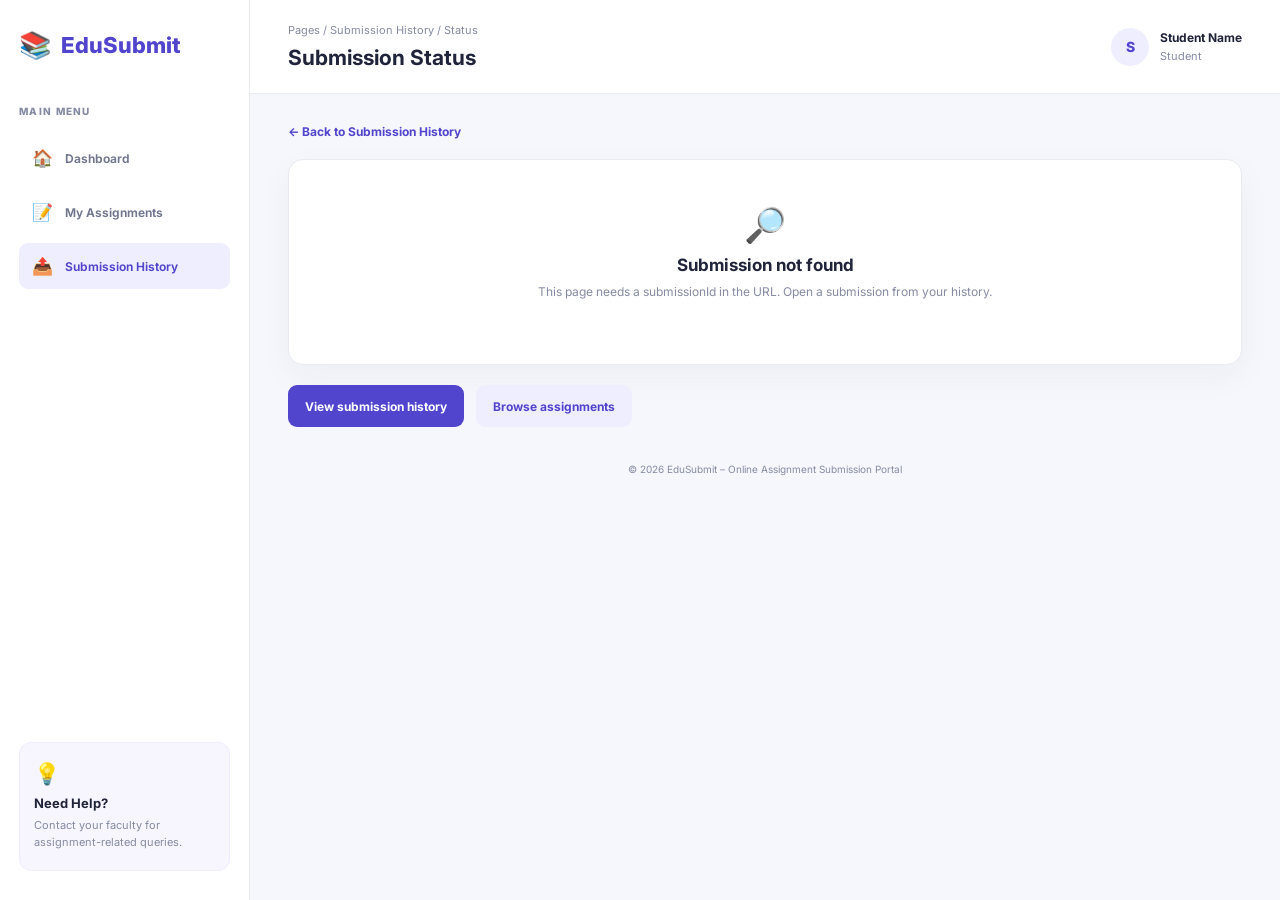
<file: pages/submission-status.html>
<!DOCTYPE html>
<html lang="en">
<head><meta charset="UTF-8"><meta name="viewport" content="width=device-width, initial-scale=1.0"><meta name="description" content="View an assignment submission status."><title>Submission Status | EduSubmit</title><link rel="stylesheet" href="../css/upload.css"></head>
<body>
<div class="portal-shell">
  <aside class="portal-sidebar"><a class="brand" href="student-dashboard.html"><span class="brand-icon">📚</span><span>EduSubmit</span></a><p class="menu-heading">MAIN MENU</p><nav class="sidebar-nav" aria-label="Main navigation"><a class="nav-link" href="student-dashboard.html"><span>🏠</span> Dashboard</a><a class="nav-link" href="assignments.html"><span>📝</span> My Assignments</a><a class="nav-link active" href="submission-history.html"><span>📤</span> Submission History</a></nav><div class="sidebar-help"><span>💡</span><h3>Need Help?</h3><p>Contact your faculty for assignment-related queries.</p></div></aside>
  <main class="main-content"><header class="top-header"><div><p class="breadcrumb">Pages / Submission History / Status</p><h1>Submission Status</h1></div><div class="profile-info"><span class="avatar">S</span><div><strong>Student Name</strong><small>Student</small></div></div></header>
    <div class="page-content"><a href="submission-history.html" class="back-link">← Back to Submission History</a>
      <div id="status-message" class="notice" role="status" aria-live="polite" hidden></div>
      <section id="status-panel" class="content-card status-panel" aria-labelledby="status-heading" hidden><div class="status-hero"><span class="status-check" aria-hidden="true">✓</span><div><span class="eyebrow">SUBMISSION RECEIPT</span><h2 id="status-heading">Submission details</h2><p id="status-description">Your saved submission information is shown below.</p></div><span id="submission-status" class="status-badge">—</span></div>
        <dl class="detail-grid status-details"><div><dt>Submission ID</dt><dd id="submission-id">—</dd></div><div><dt>Assignment ID</dt><dd id="status-assignment-id">—</dd></div><div><dt>Filename</dt><dd id="status-filename">—</dd></div><div><dt>Submission date</dt><dd id="status-date">—</dd></div></dl>
        <p class="demo-note">This status is stored in this browser for demonstration. File contents are not sent to a server.</p>
      </section>
      <section class="content-card not-found" id="status-not-found" hidden><span class="empty-icon">🔎</span><h2>Submission not found</h2><p id="not-found-copy">We couldn't find a saved submission for that ID. Open your history to choose a valid submission.</p></section>
      <nav class="page-actions" aria-label="Submission navigation"><a class="primary-button" href="submission-history.html">View submission history</a><a class="secondary-button" href="assignments.html">Browse assignments</a></nav>
      <footer class="page-footer">© 2026 EduSubmit – Online Assignment Submission Portal</footer>
    </div>
  </main>
</div><script src="../js/upload.js"></script></body></html>
</file>
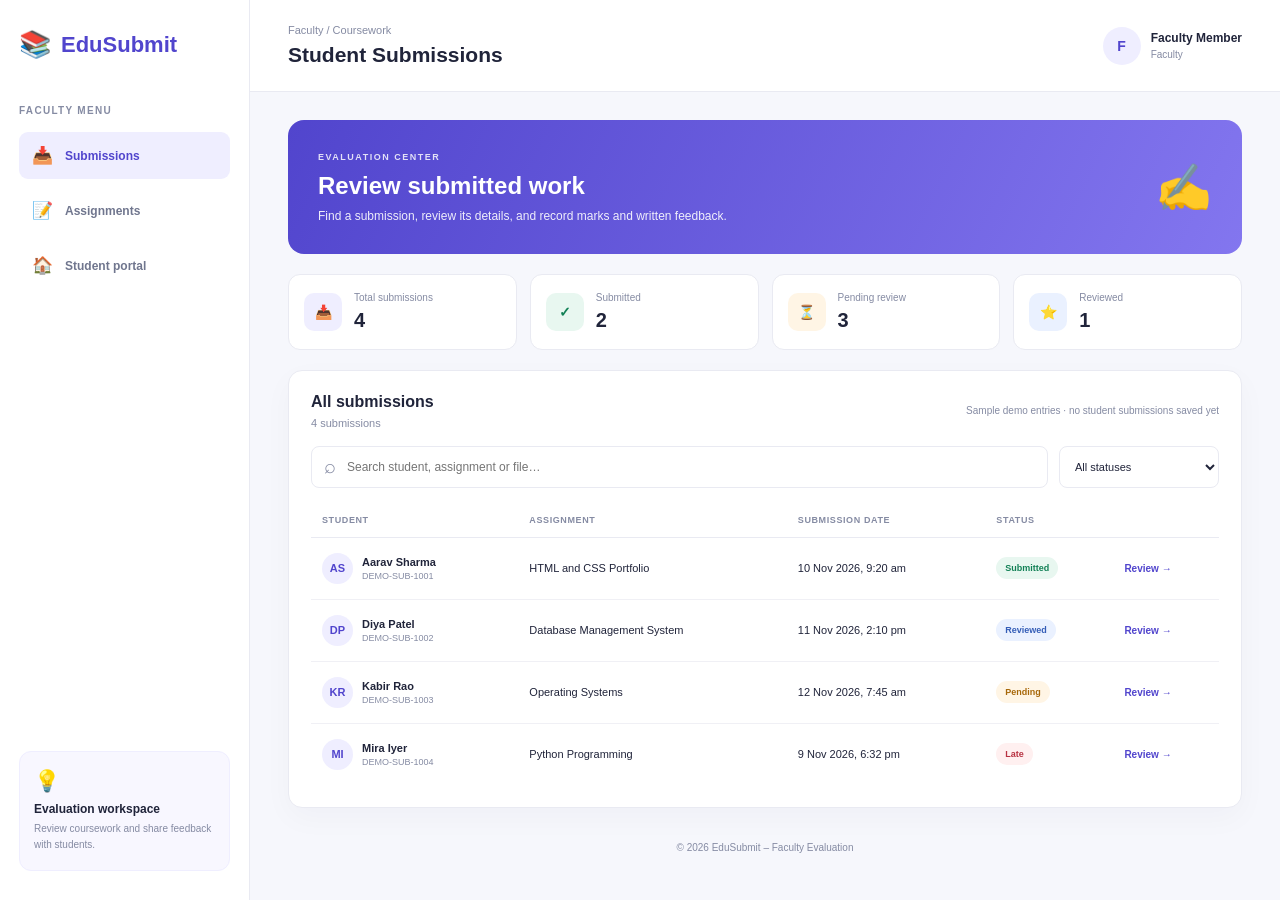
<file: pages/submissions.html>
<!DOCTYPE html>
<html lang="en"><head><meta charset="UTF-8"><meta name="viewport" content="width=device-width,initial-scale=1"><title>Submissions | EduSubmit Faculty</title><link rel="stylesheet" href="../css/evaluation.css"></head>
<body><div class="faculty-shell"><aside class="faculty-sidebar"><a class="brand" href="submissions.html"><span>📚</span>EduSubmit</a><p class="nav-label">FACULTY MENU</p><nav aria-label="Faculty navigation"><a class="nav-item active" href="submissions.html"><span>📥</span>Submissions</a><a class="nav-item" href="../pages/assignments.html"><span>📝</span>Assignments</a><a class="nav-item" href="../pages/student-dashboard.html"><span>🏠</span>Student portal</a></nav><div class="sidebar-note"><span>💡</span><strong>Evaluation workspace</strong><p>Review coursework and share feedback with students.</p></div></aside>
<main class="main-area"><header class="topbar"><div><p class="breadcrumb">Faculty / Coursework</p><h1>Student Submissions</h1></div><div class="faculty-profile"><span class="avatar">F</span><span><strong>Faculty Member</strong><small>Faculty</small></span></div></header><div class="content-wrap"><section class="welcome-panel"><div><span class="eyebrow">EVALUATION CENTER</span><h2>Review submitted work</h2><p>Find a submission, review its details, and record marks and written feedback.</p></div><span class="welcome-icon">✍️</span></section>
<section class="summary-grid" aria-label="Submission totals"><article class="summary-card"><span class="summary-icon purple">📥</span><div><small>Total submissions</small><strong id="total-count">0</strong></div></article><article class="summary-card"><span class="summary-icon green">✓</span><div><small>Submitted</small><strong id="submitted-count">0</strong></div></article><article class="summary-card"><span class="summary-icon amber">⏳</span><div><small>Pending review</small><strong id="pending-count">0</strong></div></article><article class="summary-card"><span class="summary-icon blue">⭐</span><div><small>Reviewed</small><strong id="reviewed-count">0</strong></div></article></section>
<section class="panel"><div class="panel-heading"><div><h2>All submissions</h2><p id="result-count">Loading submissions…</p></div><span class="data-note" id="data-source-note"></span></div><div class="toolbar"><label class="search-field" for="submission-search"><span>⌕</span><input id="submission-search" type="search" placeholder="Search student, assignment or file…"></label><label class="filter-field" for="submission-filter"><span class="sr-only">Filter by status</span><select id="submission-filter"><option value="All">All statuses</option><option value="Submitted">Submitted</option><option value="Pending">Pending</option><option value="Late">Late</option><option value="Reviewed">Reviewed</option></select></label></div>
<div class="table-wrap"><table><thead><tr><th>Student</th><th>Assignment</th><th>Submission date</th><th>Status</th><th><span class="sr-only">Actions</span></th></tr></thead><tbody id="submissions-body"></tbody></table></div><div id="submissions-empty" class="empty-state" hidden><span>📂</span><h3 id="empty-heading">No submissions found</h3><p id="empty-description">Try changing your search or status filter.</p></div></section><footer class="footer">© 2026 EduSubmit – Faculty Evaluation</footer></div></main></div><script src="../js/evaluation.js"></script></body></html>
</file>
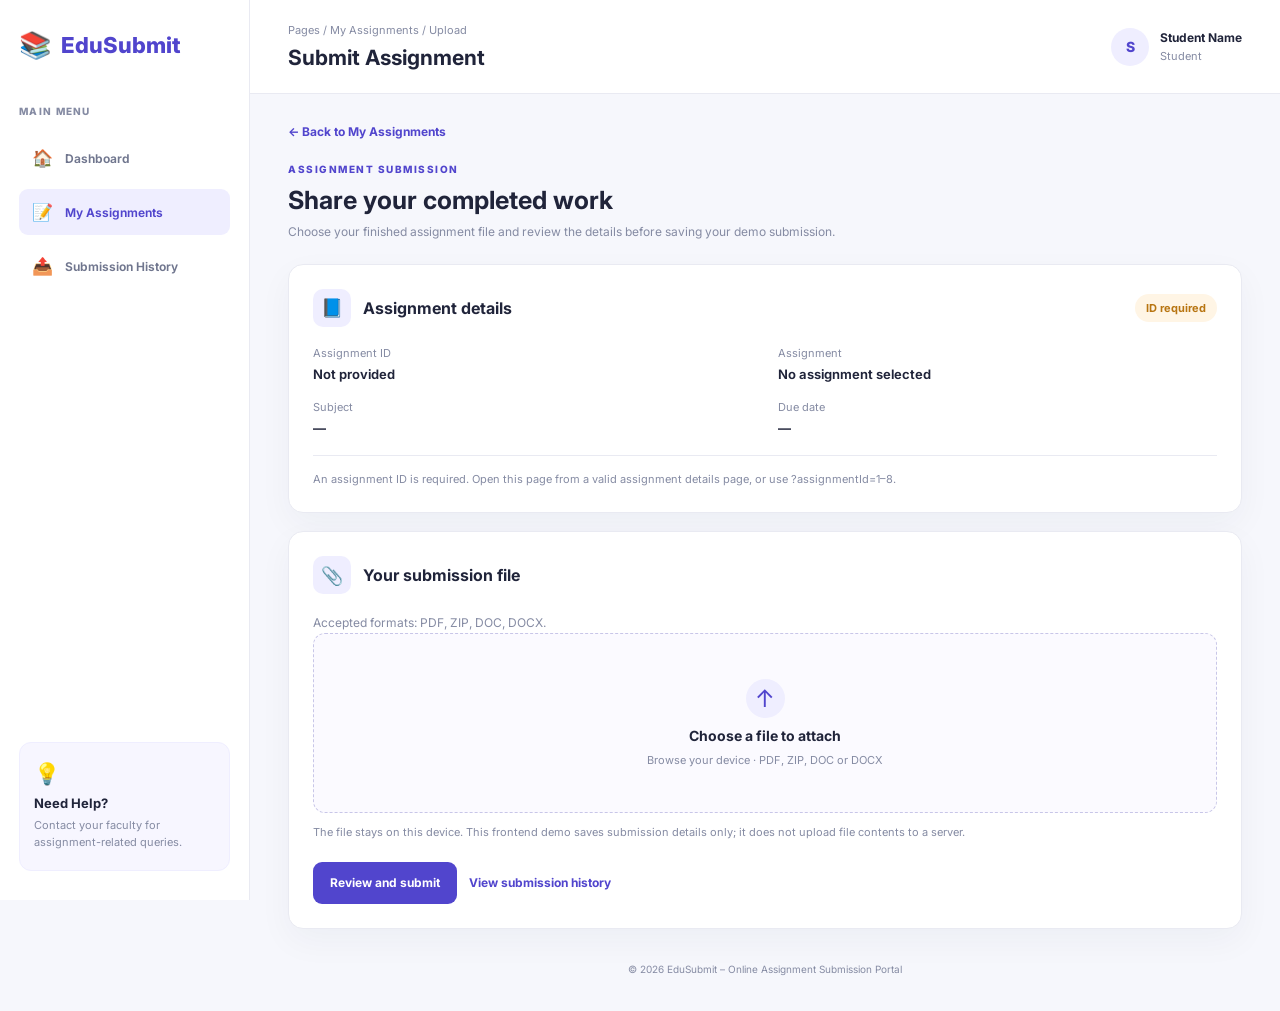
<file: pages/upload.html>
<!DOCTYPE html>
<html lang="en">
<head>
  <meta charset="UTF-8">
  <meta name="viewport" content="width=device-width, initial-scale=1.0">
  <meta name="description" content="Prepare an assignment submission in EduSubmit.">
  <title>Upload Assignment | EduSubmit</title>
  <link rel="stylesheet" href="../css/upload.css">
</head>
<body>
  <div class="portal-shell">
    <aside class="portal-sidebar">
      <a class="brand" href="student-dashboard.html"><span class="brand-icon">📚</span><span>EduSubmit</span></a>
      <p class="menu-heading">MAIN MENU</p>
      <nav class="sidebar-nav" aria-label="Main navigation">
        <a class="nav-link" href="student-dashboard.html"><span>🏠</span> Dashboard</a>
        <a class="nav-link active" href="assignments.html"><span>📝</span> My Assignments</a>
        <a class="nav-link" href="submission-history.html"><span>📤</span> Submission History</a>
      </nav>
      <div class="sidebar-help"><span>💡</span><h3>Need Help?</h3><p>Contact your faculty for assignment-related queries.</p></div>
    </aside>
    <main class="main-content">
      <header class="top-header"><div><p class="breadcrumb">Pages / My Assignments / Upload</p><h1>Submit Assignment</h1></div><div class="profile-info"><span class="avatar">S</span><div><strong>Student Name</strong><small>Student</small></div></div></header>
      <div class="page-content">
        <a href="assignments.html" class="back-link">← Back to My Assignments</a>
        <section class="page-intro"><span class="eyebrow">ASSIGNMENT SUBMISSION</span><h2>Share your completed work</h2><p>Choose your finished assignment file and review the details before saving your demo submission.</p></section>
        <div id="page-message" class="notice" role="status" aria-live="polite" hidden></div>
        <section class="content-card assignment-summary" aria-labelledby="assignment-heading">
          <div class="section-title"><div><span class="card-icon">📘</span><h2 id="assignment-heading">Assignment details</h2></div><span id="assignment-state" class="status-badge">Loading</span></div>
          <dl class="detail-grid"><div><dt>Assignment ID</dt><dd id="assignment-id">—</dd></div><div><dt>Assignment</dt><dd id="assignment-title">Loading assignment…</dd></div><div><dt>Subject</dt><dd id="assignment-subject">—</dd></div><div><dt>Due date</dt><dd id="assignment-deadline">—</dd></div></dl>
          <p id="assignment-note" class="muted-note">Assignment information is based on the portal's sample coursework.</p>
        </section>
        <section class="content-card upload-card" aria-labelledby="file-heading">
          <div class="section-title"><div><span class="card-icon">📎</span><h2 id="file-heading">Your submission file</h2></div></div>
          <p class="section-copy">Accepted formats: PDF, ZIP, DOC, DOCX.</p>
          <label class="file-drop" id="drop-area" for="submission-file">
            <span class="upload-symbol" aria-hidden="true">↑</span><strong>Choose a file to attach</strong><span>Browse your device · PDF, ZIP, DOC or DOCX</span>
            <input id="submission-file" type="file" accept=".pdf,.zip,.doc,.docx,application/pdf,application/zip,application/msword,application/vnd.openxmlformats-officedocument.wordprocessingml.document" aria-describedby="file-help">
          </label>
          <p id="file-help" class="help-text">The file stays on this device. This frontend demo saves submission details only; it does not upload file contents to a server.</p>
          <div id="selected-file" class="selected-file" hidden><span class="file-icon">📄</span><div class="file-meta"><strong id="file-name"></strong><span id="file-size"></span></div><button type="button" id="remove-file" class="text-button">Remove file</button></div>
          <div class="form-actions"><button type="button" id="submit-button" class="primary-button">Review and submit</button><a href="submission-history.html" class="secondary-link">View submission history</a></div>
        </section>
        <footer class="page-footer">© 2026 EduSubmit – Online Assignment Submission Portal</footer>
      </div>
    </main>
  </div>
  <script src="../js/upload.js"></script>
</body>
</html>
</file>
<file: css/common.css>
* {
    margin: 0;
    padding: 0;
    box-sizing: border-box;
    font-family: Arial, sans-serif;
}

body {
    background: #f0f4ff;
    color: #222;
}

.navbar {
    background: #173b72;
    color: white;
    padding: 20px 6%;
    display: flex;
    justify-content: space-between;
    align-items: center;
}

.navbar a {
    color: white;
    text-decoration: none;
    font-weight: bold;
}

.hero {
    min-height: 80vh;
    display: flex;
    flex-direction: column;
    justify-content: center;
    align-items: center;
    text-align: center;
    padding: 30px;
    background: linear-gradient(135deg, #dce9ff, #ffffff);
}

.hero h1 {
    color: #173b72;
    font-size: 38px;
    margin-bottom: 20px;
}

.hero p {
    font-size: 18px;
    line-height: 1.6;
    margin-bottom: 30px;
}

.hero-buttons {
    display: flex;
    gap: 15px;
    flex-wrap: wrap;
    justify-content: center;
}

.btn {
    background: #2563eb;
    color: white;
    padding: 13px 25px;
    border: none;
    border-radius: 8px;
    text-decoration: none;
    cursor: pointer;
    font-size: 16px;
}

.btn:hover {
    background: #173b72;
}

.secondary {
    background: #16a085;
}

footer {
    background: #173b72;
    color: white;
    padding: 18px;
    text-align: center;
}
</file>
<file: css/student.css>
/* =====================================
   EDUSUBMIT - STUDENT DASHBOARD
   ===================================== */

@import url('https://fonts.googleapis.com/css2?family=Inter:wght@400;500;600;700;800&display=swap');

:root {
    --primary: #5145CD;
    --primary-dark: #3930A5;
    --background: #F6F7FC;
    --white: #FFFFFF;
    --text: #20243A;
    --muted: #858BA3;
    --border: #E9EAF2;
    --success: #159B69;
    --warning: #E99A25;
    --danger: #E25363;
}

* {
    margin: 0;
    padding: 0;
    box-sizing: border-box;
}

body {
    font-family: 'Inter', sans-serif;
    background: var(--background);
    color: var(--text);
}

a {
    text-decoration: none;
    color: inherit;
}

button {
    font-family: inherit;
    cursor: pointer;
}

/* Main Layout */

.dashboard-container {
    display: flex;
    min-height: 100vh;
}

/* Sidebar */

.sidebar {
    width: 250px;
    background: var(--white);
    padding: 29px 19px;
    display: flex;
    flex-direction: column;
    border-right: 1px solid var(--border);
    position: fixed;
    top: 0;
    bottom: 0;
    left: 0;
    z-index: 10;
}

.logo {
    display: flex;
    align-items: center;
    gap: 10px;
    margin-bottom: 45px;
}

.logo-icon { font-size: 26px; }

.logo h2 {
    color: var(--primary);
    font-size: 22px;
    font-weight: 800;
}

.menu-heading {
    font-size: 10px;
    font-weight: 800;
    color: var(--muted);
    letter-spacing: 1.3px;
    margin-bottom: 18px;
}

.sidebar-nav {
    display: flex;
    flex-direction: column;
    gap: 8px;
}

.nav-link {
    display: flex;
    align-items: center;
    gap: 12px;
    padding: 13px;
    border-radius: 9px;
    color: #70768E;
    font-size: 12px;
    font-weight: 650;
    transition: 0.3s;
}

.nav-link span {
    font-size: 17px;
}

.nav-link:hover,
.nav-link.active {
    background: #EFEEFF;
    color: var(--primary);
}

.sidebar-bottom {
    margin-top: auto;
}

.help-card {
    background: #F7F6FF;
    border: 1px solid #EFEEFF;
    padding: 18px 14px;
    border-radius: 12px;
    margin-bottom: 20px;
}

.help-card span {
    font-size: 21px;
}

.help-card h3 {
    margin: 9px 0 6px;
    font-size: 13px;
}

.help-card p {
    color: var(--muted);
    font-size: 11px;
    line-height: 1.6;
}

.logout {
    color: var(--danger);
}

/* Main Content */

.main-content {
    margin-left: 250px;
    padding: 30px 38px;
    width: calc(100% - 250px);
}

.top-header {
    display: flex;
    align-items: center;
    justify-content: space-between;
    margin-bottom: 30px;
}

.breadcrumb {
    font-size: 12px;
    color: var(--muted);
    margin-bottom: 8px;
}

.top-header h2 {
    font-size: 23px;
}

.header-right {
    display: flex;
    align-items: center;
    gap: 25px;
}

.notification-btn {
    position: relative;
    border: none;
    background: white;
    padding: 12px;
    border-radius: 12px;
    font-size: 19px;
}

.notification-dot {
    position: absolute;
    top: 8px;
    right: 8px;
    width: 7px;
    height: 7px;
    border-radius: 50%;
    background: var(--danger);
}

.profile-info {
    display: flex;
    align-items: center;
    gap: 10px;
}

.avatar {
    width: 42px;
    height: 42px;
    background: #E8E5FF;
    color: var(--primary);
    display: grid;
    place-items: center;
    border-radius: 50%;
    font-weight: 800;
    font-size: 18px;
}

.profile-info h4 {
    font-size: 13px;
}

.profile-info p {
    color: var(--muted);
    font-size: 11px;
    margin-top: 4px;
}

/* Welcome Banner */

.welcome-banner {
    background: linear-gradient(115deg, #5145CD, #8376EF);
    color: white;
    padding: 35px 40px;
    border-radius: 20px;
    display: flex;
    justify-content: space-between;
    align-items: center;
    min-height: 205px;
    margin-bottom: 35px;
    overflow: hidden;
}

.welcome-label {
    font-size: 11px;
    font-weight: 700;
    letter-spacing: 1.5px;
    margin-bottom: 12px;
    opacity: 0.85;
}

.welcome-banner h1 {
    font-size: 32px;
    margin-bottom: 12px;
}

.welcome-banner p:not(.welcome-label) {
    font-size: 13px;
    line-height: 1.7;
    max-width: 450px;
    opacity: 0.9;
}

.primary-btn {
    display: inline-block;
    background: white;
    color: var(--primary);
    padding: 12px 20px;
    border-radius: 9px;
    font-size: 12px;
    font-weight: 700;
    margin-top: 20px;
    transition: 0.3s;
}

.primary-btn:hover {
    transform: translateY(-2px);
    background: #F1F0FF;
}

.welcome-illustration {
    font-size: 100px;
    padding-right: 35px;
}

/* Section Headings */

.section-heading {
    margin-bottom: 20px;
}

.section-heading h2,
.content-card h2 {
    font-size: 18px;
    margin-bottom: 7px;
}

.section-heading p,
.card-subtitle {
    color: var(--muted);
    font-size: 12px;
}

.heading-row {
    display: flex;
    justify-content: space-between;
    align-items: center;
}

/* Statistics Cards */

.stats-section {
    margin-bottom: 35px;
}

.stats-grid {
    display: grid;
    grid-template-columns: repeat(4, 1fr);
    gap: 18px;
}

.stat-card {
    background: var(--white);
    padding: 22px;
    border-radius: 15px;
    border: 1px solid var(--border);
    transition: 0.3s;
}

.stat-card:hover {
    transform: translateY(-4px);
    box-shadow: 0 8px 25px rgba(30, 35, 80, 0.07);
}

.stat-icon {
    width: 42px;
    height: 42px;
    display: grid;
    place-items: center;
    border-radius: 12px;
    font-size: 20px;
    margin-bottom: 17px;
}

.total-card .stat-icon {
    background: #EFEEFF;
}

.submitted-card .stat-icon {
    background: #E5F8EF;
}

.pending-card .stat-icon {
    background: #FFF4DE;
}

.overdue-card .stat-icon {
    background: #FFECEF;
}

.stat-card p {
    color: var(--muted);
    font-size: 12px;
    margin-bottom: 9px;
}

.stat-card h2 {
    font-size: 29px;
    margin-bottom: 7px;
}

.stat-card span {
    font-size: 10px;
    color: var(--muted);
}

/* Assignments */

.assignments-section {
    margin-bottom: 35px;
}

.view-all {
    color: var(--primary);
    font-size: 12px;
    font-weight: 700;
}

.assignment-list {
    display: grid;
    grid-template-columns: repeat(2, 1fr);
    gap: 16px;
}

.assignment-card {
    background: var(--white);
    border: 1px solid var(--border);
    padding: 20px;
    border-radius: 14px;
    transition: 0.3s;
}

.assignment-card:hover {
    transform: translateY(-3px);
    box-shadow: 0 8px 20px rgba(30, 35, 80, 0.06);
}

.assignment-top {
    display: flex;
    justify-content: space-between;
    align-items: center;
    margin-bottom: 16px;
}

.subject-tag {
    background: #EFEEFF;
    color: var(--primary);
    padding: 7px 10px;
    border-radius: 7px;
    font-size: 10px;
    font-weight: 700;
}

.status {
    padding: 6px 10px;
    border-radius: 20px;
    font-size: 10px;
    font-weight: 700;
}

.status.pending {
    background: #FFF3D9;
    color: #C27B12;
}

.status.submitted {
    background: #E4F7ED;
    color: #138557;
}

.status.overdue {
    background: #FFE8EC;
    color: #D44355;
}

.assignment-card h3 {
    font-size: 15px;
    margin-bottom: 9px;
}

.assignment-card > p {
    font-size: 11px;
    color: var(--muted);
    line-height: 1.6;
}

.assignment-footer {
    display: flex;
    justify-content: space-between;
    align-items: center;
    border-top: 1px solid var(--border);
    margin-top: 18px;
    padding-top: 14px;
}

.assignment-footer span {
    font-size: 10px;
    color: var(--muted);
}

.assignment-footer a {
    font-size: 11px;
    color: var(--primary);
    font-weight: 700;
}

/* Bottom Section */

.bottom-grid {
    display: grid;
    grid-template-columns: 1.5fr 1fr;
    gap: 20px;
    margin-bottom: 35px;
}

.content-card {
    background: white;
    padding: 24px;
    border: 1px solid var(--border);
    border-radius: 15px;
}

.deadline-item {
    display: flex;
    justify-content: space-between;
    align-items: center;
    padding: 17px 0;
    border-bottom: 1px solid var(--border);
}

.deadline-item:last-child {
    border-bottom: none;
}

.deadline-item h4 {
    font-size: 12px;
    margin-bottom: 5px;
}

.deadline-item p {
    font-size: 10px;
    color: var(--muted);
}

.deadline-date {
    color: var(--primary);
    font-size: 11px;
    font-weight: 700;
}

/* Progress Circle */

.progress-circle {
    width: 150px;
    height: 150px;
    border-radius: 50%;
    background: conic-gradient(
        var(--primary) 0% 50%,
        #EBEAF5 50% 100%
    );
    display: grid;
    place-items: center;
    margin: 25px auto;
}

.progress-circle > div {
    background: white;
    width: 120px;
    height: 120px;
    border-radius: 50%;
    display: flex;
    flex-direction: column;
    align-items: center;
    justify-content: center;
}

.progress-circle h2 {
    color: var(--primary);
    font-size: 27px;
}

.progress-circle p {
    color: var(--muted);
    font-size: 10px;
    margin-top: 5px;
}

.progress-message {
    color: var(--muted);
    font-size: 11px;
    text-align: center;
}

.footer {
    border-top: 1px solid var(--border);
    padding-top: 20px;
    text-align: center;
    color: var(--muted);
    font-size: 11px;
}

/* Responsive Design */

@media (max-width: 1100px) {
    .stats-grid {
        grid-template-columns: repeat(2, 1fr);
    }
}

@media (max-width: 1000px) {
    .sidebar { width: 215px; padding: 25px 15px; }
    .main-content { margin-left: 215px; width: calc(100% - 215px); }
}

@media (max-width: 800px) and (min-width: 701px) {
    .main-content { padding: 25px 20px; }
    .bottom-grid { grid-template-columns: 1fr; }
}

@media (max-width: 700px) {
    .dashboard-container { display: block; }
    .sidebar { position: static; width: 100%; min-height: 0; padding: 13px 15px; border-right: 0; border-bottom: 1px solid var(--border); }
    .logo { margin: 0 0 11px; }
    .logo h2 { font-size: 19px; }
    .logo-icon { font-size: 22px; }
    .menu-heading, .help-card { display: none; }
    .sidebar-nav { display: flex; gap: 5px; overflow-x: auto; }
    .nav-link, .nav-link:not(.active), .nav-link.active { flex: 0 0 auto; justify-content: flex-start; padding: 9px; font-size: 10px; white-space: nowrap; }
    .nav-link span { font-size: 14px; }
    .sidebar-bottom { margin-top: 0; }
    .sidebar-bottom .logout { padding: 9px; font-size: 10px; white-space: nowrap; }
    .main-content { margin-left: 0; width: 100%; padding: 18px 14px; }
    .bottom-grid { grid-template-columns: 1fr; }
}

@media (max-width: 550px) {
    .main-content { padding: 20px 13px; }
    .top-header { align-items: flex-start; gap: 10px; }
    .top-header h2 { font-size: 17px; }
    .header-right { gap: 8px; }
    .profile-info > div:last-child { display: none; }
    .welcome-banner { padding: 25px 20px; }
    .welcome-banner h1 { font-size: 24px; }
    .welcome-illustration { font-size: 55px; padding-right: 0; }
    .stats-grid { grid-template-columns: 1fr 1fr; gap: 10px; }
    .stat-card { padding: 14px; }
    .assignment-list { grid-template-columns: 1fr; }
    .heading-row { align-items: flex-start; gap: 10px; }
}

/* =====================================
   MY ASSIGNMENTS PAGE
   ===================================== */

.assignment-welcome {
    background: linear-gradient(115deg, #5145CD, #8376EF);
    color: white;
    padding: 30px;
    border-radius: 17px;
    margin-bottom: 25px;
}

.assignment-welcome h1 {
    font-size: 26px;
    margin-bottom: 10px;
}

.assignment-welcome p {
    font-size: 13px;
    opacity: 0.9;
    line-height: 1.6;
}

.assignment-summary {
    display: grid;
    grid-template-columns: repeat(4, 1fr);
    gap: 15px;
    margin-bottom: 30px;
}

.summary-card {
    background: white;
    padding: 20px;
    border: 1px solid var(--border);
    border-radius: 13px;
    display: flex;
    align-items: center;
    gap: 15px;
}

.summary-card > span {
    font-size: 25px;
    background: #EFEEFF;
    padding: 12px;
    border-radius: 10px;
}

.summary-card p {
    font-size: 11px;
    color: var(--muted);
    margin-bottom: 7px;
}

.summary-card h2 {
    font-size: 23px;
}

.assignment-management {
    background: white;
    padding: 25px;
    border: 1px solid var(--border);
    border-radius: 15px;
}

.assignment-toolbar {
    display: flex;
    align-items: center;
    justify-content: space-between;
    gap: 15px;
    margin-bottom: 22px;
}

.assignment-toolbar h2 {
    font-size: 18px;
    margin-bottom: 7px;
}

.assignment-toolbar p {
    color: var(--muted);
    font-size: 12px;
}

#assignment-search {
    width: 260px;
    padding: 12px 15px;
    border: 1px solid var(--border);
    border-radius: 9px;
    outline: none;
    font-family: inherit;
    font-size: 12px;
}

#assignment-search:focus {
    border-color: var(--primary);
    box-shadow: 0 0 0 3px rgba(81, 69, 205, 0.1);
}

.filter-buttons {
    display: flex;
    flex-wrap: wrap;
    gap: 10px;
    margin-bottom: 20px;
}

.filter-btn {
    padding: 10px 17px;
    background: #F6F7FC;
    border: 1px solid var(--border);
    border-radius: 8px;
    color: #70768E;
    font-size: 11px;
    font-weight: 600;
    transition: 0.3s;
}

.filter-btn:hover,
.filter-btn.active {
    background: var(--primary);
    color: white;
    border-color: var(--primary);
}

.assignment-count {
    font-size: 11px;
    color: var(--muted);
    margin-bottom: 18px;
}

#visible-count {
    color: var(--primary);
    font-weight: 800;
}

.no-results {
    grid-column: 1 / -1;
    text-align: center;
    padding: 45px 15px;
    color: var(--muted);
    background: #F9F9FD;
    border-radius: 12px;
}

.no-results span {
    font-size: 35px;
    display: block;
    margin-bottom: 12px;
}

@media (max-width: 1000px) {
    .assignment-summary {
        grid-template-columns: repeat(2, 1fr);
    }
}

@media (max-width: 600px) {
    .assignment-toolbar {
        flex-direction: column;
        align-items: stretch;
    }

    #assignment-search {
        width: 100%;
    }

    .assignment-summary {
        gap: 10px;
    }

    .summary-card {
        padding: 12px;
        gap: 8px;
    }

    .summary-card > span {
        padding: 8px;
        font-size: 18px;
    }

    .assignment-management {
        padding: 15px;
    }

    .assignment-welcome h1 {
        font-size: 21px;
    }
}

/* =====================================
   ASSIGNMENT DETAILS PAGE
   ===================================== */

.back-link {
    display: inline-block;
    color: var(--primary);
    font-size: 12px;
    font-weight: 700;
    margin-bottom: 20px;
}

.back-link:hover {
    text-decoration: underline;
}

.details-banner {
    background: linear-gradient(115deg, #5145CD, #8376EF);
    color: white;
    padding: 30px;
    border-radius: 17px;
    display: flex;
    justify-content: space-between;
    align-items: center;
    margin-bottom: 25px;
}

.details-label {
    font-size: 10px;
    letter-spacing: 1.5px;
    opacity: 0.85;
    font-weight: 700;
}

.details-banner h1 {
    font-size: 27px;
    margin: 13px 0 8px;
}

.details-banner p {
    font-size: 13px;
    opacity: 0.9;
}

.details-icon {
    font-size: 65px;
}

.details-grid {
    display: grid;
    grid-template-columns: 1.6fr 1fr;
    gap: 20px;
    align-items: start;
}

.details-main,
.details-side {
    display: flex;
    flex-direction: column;
    gap: 20px;
}

.details-card {
    background: white;
    border: 1px solid var(--border);
    border-radius: 15px;
    padding: 25px;
}

.details-card h2 {
    font-size: 17px;
    margin-bottom: 20px;
}

.details-card h3 {
    font-size: 14px;
    margin-bottom: 15px;
}

.details-description {
    font-size: 13px;
    line-height: 1.8;
    color: #70768E;
}

.details-divider {
    border-top: 1px solid var(--border);
    margin: 22px 0;
}

.instruction-list {
    padding-left: 20px;
}

.instruction-list li {
    font-size: 12px;
    color: #70768E;
    line-height: 2.1;
    padding-left: 5px;
}

.guideline-item {
    display: flex;
    align-items: flex-start;
    gap: 14px;
    padding: 15px 0;
    border-bottom: 1px solid var(--border);
}

.guideline-item:last-child {
    border-bottom: none;
}

.guideline-item > span {
    font-size: 22px;
}

.guideline-item h4 {
    font-size: 12px;
    margin-bottom: 5px;
}

.guideline-item p {
    color: var(--muted);
    font-size: 11px;
    line-height: 1.6;
}

.date-info {
    padding: 16px 0;
    border-bottom: 1px solid var(--border);
}

.date-info:last-child {
    border-bottom: none;
}

.date-info p {
    font-size: 11px;
    color: var(--muted);
    margin-bottom: 9px;
}

.date-info h3 {
    color: var(--primary);
    margin-bottom: 0;
    font-size: 17px;
}

.submission-card {
    text-align: center;
}

.submission-icon {
    font-size: 38px;
    display: block;
    margin-bottom: 12px;
}

.submission-card h2 {
    margin-bottom: 10px;
}

.submission-card p {
    font-size: 11px;
    color: var(--muted);
    line-height: 1.7;
    margin-bottom: 20px;
}

.submit-btn,
.secondary-btn {
    display: block;
    padding: 13px;
    border-radius: 9px;
    font-size: 11px;
    font-weight: 700;
    margin-top: 10px;
}

.submit-btn {
    background: var(--primary);
    color: white;
}

.submit-btn:hover {
    background: var(--primary-dark);
}

.submit-btn.disabled {
    background: #A5A5B5;
    pointer-events: none;
}

.secondary-btn {
    background: #F1F0FF;
    color: var(--primary);
}

@media (max-width: 800px) {
    .details-grid {
        grid-template-columns: 1fr;
    }

    .details-banner h1 {
        font-size: 22px;
    }

    .details-icon {
        font-size: 45px;
    }
}

@media (max-width: 450px) {
    .details-banner {
        padding: 22px 17px;
    }

    .details-card {
        padding: 18px;
    }
}
</file>
<file: css/faculty.css>
* {
    margin: 0;
    padding: 0;
    box-sizing: border-box;
    font-family: Arial, sans-serif;
}

body {
    background: #f1f5f9;
    color: #26334a;
}

.topbar {
    background: #243b80;
    color: white;
    padding: 20px 30px;
    display: flex;
    justify-content: space-between;
}

.container {
    display: flex;
    min-height: 90vh;
}

.sidebar {
    width: 230px;
    background: #172554;
    padding: 25px 15px;
    color: white;
}

.sidebar h3 {
    margin-bottom: 25px;
}

.sidebar a {
    display: block;
    color: white;
    text-decoration: none;
    padding: 14px;
    margin: 8px 0;
    border-radius: 6px;
}

.sidebar a:hover {
    background: #3b82f6;
}

.content {
    flex: 1;
    padding: 35px;
    min-width: 0;
}

.content h1 {
    color: #243b80;
    margin-bottom: 15px;
}

.cards {
    display: grid;
    grid-template-columns: repeat(3, 1fr);
    gap: 20px;
    margin: 30px 0;
}

.card {
    background: white;
    padding: 25px;
    border-radius: 12px;
    box-shadow: 0 3px 12px #00000012;
    border-left: 5px solid #3b82f6;
}

.card h3 {
    margin-bottom: 15px;
    color: #64748b;
}

.card h1 {
    color: #2563eb;
}

.actions {
    display: flex;
    gap: 15px;
    flex-wrap: wrap;
}

.btn {
    display: inline-block;
    background: #2563eb;
    color: white;
    padding: 12px 20px;
    border: none;
    border-radius: 7px;
    text-decoration: none;
    cursor: pointer;
    margin: 12px 0;
}

.btn:hover {
    background: #1d4ed8;
}

form {
    background: white;
    padding: 25px;
    max-width: 650px;
    border-radius: 12px;
}

label {
    display: block;
    margin: 18px 0 8px;
    font-weight: bold;
}

input, textarea {
    width: 100%;
    padding: 12px;
    border: 1px solid #cbd5e1;
    border-radius: 6px;
}

textarea {
    height: 110px;
}

.table-wrapper {
    overflow-x: auto;
    margin-top: 25px;
}

table {
    width: 100%;
    min-width: 650px;
    border-collapse: collapse;
    background: white;
}

th, td {
    padding: 14px;
    border: 1px solid #ddd;
    text-align: left;
}

th {
    background: #243b80;
    color: white;
}

.action-btn {
    padding: 7px 10px;
    border: none;
    border-radius: 5px;
    cursor: pointer;
    margin: 3px;
}

.edit {
    background: orange;
    color: white;
}

.delete {
    background: red;
    color: white;
}

@media(max-width: 750px) {
    .container {
        flex-direction: column;
    }

    .sidebar {
        width: 100%;
    }

    .cards {
        grid-template-columns: 1fr;
    }
}
</file>
<file: css/evaluation.css>
:root{--ev-primary:#5145CD;--ev-dark:#3930A5;--ev-bg:#F6F7FC;--ev-text:#20243A;--ev-muted:#858BA3;--ev-border:#E9EAF2;--ev-white:#fff;--ev-green:#128156;--ev-amber:#A7680A;--ev-red:#B83242;--ev-blue:#345DB7}*{box-sizing:border-box}body{margin:0;background:var(--ev-bg);color:var(--ev-text);font-family:Inter,"Segoe UI",Arial,sans-serif;font-size:14px}a{color:inherit;text-decoration:none}button,input,select,textarea{font:inherit}button,a,input,select,textarea{outline-color:var(--ev-primary)}.faculty-shell{min-height:100vh}.faculty-sidebar{position:fixed;inset:0 auto 0 0;width:250px;background:#fff;padding:29px 19px;border-right:1px solid var(--ev-border);display:flex;flex-direction:column;z-index:2}.brand{display:flex;align-items:center;gap:10px;color:var(--ev-primary);font-size:22px;font-weight:800;margin-bottom:45px}.brand span{font-size:26px}.nav-label{margin:0 0 16px;color:var(--ev-muted);font-size:10px;font-weight:800;letter-spacing:1.3px}.faculty-sidebar nav{display:grid;gap:8px}.nav-item{display:flex;gap:12px;align-items:center;padding:13px;border-radius:9px;color:#70768E;font-size:12px;font-weight:650}.nav-item span{font-size:17px}.nav-item:hover,.nav-item.active{color:var(--ev-primary);background:#EFEEFF}.sidebar-note{margin-top:auto;padding:17px 14px;background:#F8F7FF;border:1px solid #EFEEFF;border-radius:12px}.sidebar-note>span{font-size:21px}.sidebar-note strong{display:block;font-size:12px;margin:9px 0 5px}.sidebar-note p{font-size:10px;color:var(--ev-muted);line-height:1.6;margin:0}.main-area{margin-left:250px;min-height:100vh}.topbar{min-height:92px;background:#fff;border-bottom:1px solid var(--ev-border);display:flex;align-items:center;justify-content:space-between;padding:18px 38px;gap:18px}.breadcrumb{margin:0 0 7px;color:var(--ev-muted);font-size:11px}.breadcrumb a{color:var(--ev-primary)}.topbar h1{margin:0;font-size:21px}.faculty-profile{display:flex;align-items:center;gap:10px}.avatar{width:38px;height:38px;border-radius:50%;display:grid;place-items:center;background:#EFEEFF;color:var(--ev-primary);font-weight:800}.faculty-profile strong,.faculty-profile small{display:block}.faculty-profile strong{font-size:12px}.faculty-profile small{font-size:10px;color:var(--ev-muted);margin-top:4px}.content-wrap{width:min(100%,1160px);margin:auto;padding:28px 38px 20px}.welcome-panel,.review-banner{display:flex;align-items:center;justify-content:space-between;gap:18px;padding:27px 30px;border-radius:16px;background:linear-gradient(115deg,#5145CD,#8376EF);color:#fff;margin-bottom:20px}.eyebrow{font-size:9px;letter-spacing:1.5px;font-weight:800;opacity:.83}.welcome-panel h2,.review-banner h2{margin:9px 0 7px;font-size:24px}.welcome-panel p,.review-banner p{margin:0;font-size:12px;line-height:1.65;opacity:.9}.welcome-icon{font-size:45px}.summary-grid{display:grid;grid-template-columns:repeat(4,minmax(0,1fr));gap:13px;margin-bottom:20px}.summary-card{display:flex;align-items:center;gap:12px;padding:17px 15px;background:#fff;border:1px solid var(--ev-border);border-radius:12px}.summary-icon{width:38px;height:38px;border-radius:10px;display:grid;place-items:center;font-weight:800}.summary-icon.purple{background:#EFEEFF;color:var(--ev-primary)}.summary-icon.green{background:#E8F7F0;color:var(--ev-green)}.summary-icon.amber{background:#FFF5E5;color:var(--ev-amber)}.summary-icon.blue{background:#EAF1FF;color:var(--ev-blue)}.summary-card small,.summary-card strong{display:block}.summary-card small{font-size:10px;color:var(--ev-muted);margin-bottom:6px}.summary-card strong{font-size:20px}.panel{background:#fff;border:1px solid var(--ev-border);border-radius:14px;padding:22px;margin-bottom:18px;box-shadow:0 10px 30px #20243a08}.panel-heading{display:flex;align-items:center;justify-content:space-between;gap:12px;margin-bottom:17px}.panel-heading h2{font-size:16px;margin:0}.panel-heading p{font-size:11px;color:var(--ev-muted);margin:6px 0 0}.data-note{font-size:10px;color:var(--ev-muted)}.toolbar{display:flex;gap:11px;margin-bottom:15px}.search-field{height:42px;border:1px solid var(--ev-border);border-radius:8px;display:flex;align-items:center;gap:9px;padding:0 12px;flex:1;color:var(--ev-muted)}.search-field>span{font-size:20px}.search-field input{width:100%;border:0;outline:0;color:var(--ev-text);font-size:12px}.filter-field select{height:42px;min-width:160px;border:1px solid var(--ev-border);border-radius:8px;padding:0 11px;background:#fff;color:var(--ev-text);font-size:11px}.table-wrap{overflow:auto}table{border-collapse:collapse;width:100%;min-width:700px;text-align:left}th{padding:12px 11px;border-bottom:1px solid var(--ev-border);font-size:9px;color:var(--ev-muted);letter-spacing:.6px;text-transform:uppercase}td{padding:15px 11px;border-bottom:1px solid #F0F0F5;font-size:11px;vertical-align:middle}tbody tr:last-child td{border-bottom:0}.student-cell{display:flex;align-items:center;gap:9px}.student-avatar{width:31px;height:31px;border-radius:50%;display:grid;place-items:center;color:var(--ev-primary);background:#EFEEFF;font-size:11px;font-weight:800}.student-cell strong,.student-cell small{display:block}.student-cell strong{font-size:11px}.student-cell small{color:var(--ev-muted);font-size:9px;margin-top:3px}.badge{display:inline-flex;padding:6px 9px;border-radius:30px;background:#E8F7F0;color:var(--ev-green);font-size:9px;font-weight:750;white-space:nowrap}.badge.pending{background:#FFF5E5;color:var(--ev-amber)}.badge.late{background:#FFF0F0;color:var(--ev-red)}.badge.reviewed{background:#EAF1FF;color:var(--ev-blue)}.action-link,.text-link{color:var(--ev-primary);font-size:10px;font-weight:750;white-space:nowrap}.action-link:hover,.text-link:hover,.back-link:hover{text-decoration:underline}.empty-state{text-align:center;padding:40px 18px;color:var(--ev-muted)}.empty-state>span{font-size:34px}.empty-state h2,.empty-state h3{color:var(--ev-text);font-size:16px;margin:10px 0 7px}.empty-state p{font-size:11px;line-height:1.65;margin:0 auto 16px;max-width:400px}.footer{text-align:center;color:var(--ev-muted);font-size:10px;padding:16px 0}.back-link{display:inline-block;color:var(--ev-primary);font-size:11px;font-weight:700;margin:0 0 18px}.review-banner{margin-bottom:18px}.review-banner .badge{background:#ffffff2a;color:#fff}.review-grid{display:grid;grid-template-columns:minmax(0,1.5fr) minmax(250px,.8fr);gap:17px;align-items:start}.detail-list{margin:0}.detail-list>div{display:grid;grid-template-columns:145px minmax(0,1fr);gap:15px;padding:12px 0;border-bottom:1px solid #F0F0F5}.detail-list>div:last-child{border-bottom:0}.detail-list dt{font-size:10px;color:var(--ev-muted)}.detail-list dd{margin:0;font-size:11px;font-weight:650;overflow-wrap:anywhere}.file-card{display:flex;align-items:center;gap:12px;margin-top:18px;padding:13px;border:1px solid var(--ev-border);border-radius:10px}.file-icon{font-size:23px}.file-card>div{flex:1;min-width:0}.file-card strong,.file-card small{display:block;overflow-wrap:anywhere}.file-card strong{font-size:11px}.file-card small{font-size:9px;color:var(--ev-muted);margin-top:4px}.inline-note{font-size:10px;line-height:1.6;color:var(--ev-muted);margin:12px 0 0}.evaluation-prompt{text-align:center;padding:28px}.prompt-icon{font-size:35px}.evaluation-prompt h2{font-size:16px;margin:10px 0 7px}.evaluation-prompt p{color:var(--ev-muted);font-size:11px;line-height:1.6;margin:0 0 18px}.button{min-height:40px;border:0;border-radius:8px;padding:0 15px;display:inline-flex;align-items:center;justify-content:center;font-size:11px;font-weight:750;cursor:pointer}.button.primary{background:var(--ev-primary);color:white}.button.primary:hover{background:var(--ev-dark)}.button.secondary{background:#EFEEFF;color:var(--ev-primary)}.button:disabled{opacity:.5;cursor:not-allowed}.feedback-layout{display:grid;grid-template-columns:minmax(0,1.5fr) minmax(230px,.7fr);gap:17px;align-items:start}.feedback-context h2{font-size:17px;margin:8px 0}.feedback-context p{font-size:11px;color:var(--ev-muted);margin:0 0 12px}.dot{padding:0 5px}.text-link{display:inline-block}.form-label{display:block;font-size:11px;font-weight:750;margin:17px 0 8px}.marks-wrap{display:flex;align-items:center;gap:10px}.marks-wrap input{width:160px;height:42px;border:1px solid var(--ev-border);border-radius:8px;padding:0 11px;color:var(--ev-text)}.marks-wrap span{font-size:11px;color:var(--ev-muted)}textarea{width:100%;padding:12px;border:1px solid var(--ev-border);border-radius:8px;resize:vertical;min-height:140px;font-size:11px;line-height:1.6;color:var(--ev-text)}textarea:focus,.marks-wrap input:focus{border-color:var(--ev-primary);box-shadow:0 0 0 3px #5145CD1b}.feedback-label{margin-top:18px}.field-row{display:flex;justify-content:space-between;align-items:start;gap:12px}.field-error{min-height:15px;margin:5px 0 0;color:var(--ev-red);font-size:10px}.character-count{font-size:9px;color:var(--ev-muted);white-space:nowrap;margin-top:5px}.form-actions{display:flex;gap:10px;margin-top:17px}.rubric-card{padding:20px}.rubric-icon{font-size:25px}.rubric-card h2{font-size:14px;margin:10px 0}.rubric-card ul{padding-left:17px;margin:12px 0}.rubric-card li{font-size:10px;color:#666C82;line-height:1.7;padding:3px 0}.alert{padding:12px 14px;border-radius:9px;font-size:11px;line-height:1.55;margin-bottom:15px}.alert.error{background:#FFF1F1;color:var(--ev-red);border:1px solid #F4C5C8}.alert.success{background:#EDFAF3;color:#126342;border:1px solid #B9E5CE}.alert[hidden],[hidden]{display:none!important}
@media(max-width:1000px){.faculty-sidebar{width:215px}.main-area{margin-left:215px}.content-wrap{padding:24px}.summary-grid{grid-template-columns:repeat(2,minmax(0,1fr))}.review-grid,.feedback-layout{grid-template-columns:1fr  .72fr}}
@media(max-width:700px){.faculty-sidebar{position:static;width:auto;padding:13px 15px;border-right:0;border-bottom:1px solid var(--ev-border)}.brand{font-size:19px;margin:0 0 11px}.brand span{font-size:22px}.nav-label,.sidebar-note{display:none}.faculty-sidebar nav{display:flex;overflow:auto;gap:4px}.nav-item{white-space:nowrap;padding:9px;font-size:10px}.nav-item span{font-size:14px}.main-area{margin:0}.topbar{min-height:72px;padding:14px 16px}.topbar h1{font-size:17px}.content-wrap{padding:18px 14px}.welcome-panel,.review-banner{padding:21px 18px}.welcome-panel h2,.review-banner h2{font-size:20px}.welcome-icon{font-size:34px}.summary-grid{gap:9px}.summary-card{padding:12px 10px;gap:8px}.summary-icon{width:31px;height:31px;font-size:12px}.summary-card small{font-size:9px}.summary-card strong{font-size:17px}.panel{padding:17px}.toolbar{flex-direction:column}.filter-field select{width:100%}.review-grid,.feedback-layout{grid-template-columns:1fr}.file-card{flex-wrap:wrap}.file-card .button{margin-left:35px}.detail-list>div{grid-template-columns:115px 1fr}}
.sr-only{position:absolute;width:1px;height:1px;padding:0;margin:-1px;overflow:hidden;clip:rect(0,0,0,0);white-space:nowrap;border:0}
</file>
<file: css/auth.css>
.auth-container {
    width: 90%;
    max-width: 430px;
    margin: 45px auto;
    padding: 30px;
    background: white;
    border-radius: 15px;
    box-shadow: 0 5px 20px rgba(0,0,0,0.12);
}

.auth-container h1 {
    color: #173b72;
    text-align: center;
    margin-bottom: 10px;
}

.auth-container p {
    text-align: center;
    margin: 12px 0;
}

.auth-container label {
    display: block;
    margin: 12px 0 6px;
    font-weight: bold;
}

.auth-container input,
.auth-container select {
    width: 100%;
    padding: 12px;
    border: 1px solid #ccc;
    border-radius: 7px;
    margin-bottom: 8px;
}

.auth-container button {
    width: 100%;
    margin-top: 15px;
}

.auth-container a {
    color: #2563eb;
    text-decoration: none;
}

#loginMessage,
#registerMessage {
    font-weight: bold;
    color: #d32f2f;
}
</file>
<file: css/upload.css>
@import url('https://fonts.googleapis.com/css2?family=Inter:wght@400;500;600;700;800&display=swap');
:root{--u-primary:#5145CD;--u-primary-dark:#3930A5;--u-bg:#F6F7FC;--u-white:#fff;--u-text:#20243A;--u-muted:#858BA3;--u-border:#E9EAF2;--u-success:#159B69;--u-warning:#B87511;--u-danger:#D94B5A;--u-shadow:0 12px 34px rgba(32,36,58,.045)}
*{box-sizing:border-box}body{margin:0;background:var(--u-bg);color:var(--u-text);font-family:Inter,"Segoe UI",Arial,sans-serif;font-size:14px}a{color:inherit;text-decoration:none}button,input,select{font:inherit}button,a,input,select{outline-color:var(--u-primary)}.portal-shell{min-height:100vh}.portal-sidebar{position:fixed;inset:0 auto 0 0;width:250px;padding:29px 19px;background:var(--u-white);border-right:1px solid var(--u-border);display:flex;flex-direction:column;z-index:2}.brand{display:flex;align-items:center;gap:10px;color:var(--u-primary);font-size:22px;font-weight:800;margin:0 0 45px}.brand-icon{font-size:26px}.menu-heading{margin:0 0 18px;color:var(--u-muted);font-size:10px;font-weight:800;letter-spacing:1.3px}.sidebar-nav{display:grid;gap:8px}.nav-link{display:flex;align-items:center;gap:12px;padding:13px;border-radius:9px;color:#70768E;font-size:12px;font-weight:650;transition:.3s}.nav-link span{font-size:17px}.nav-link:hover,.nav-link.active{background:#EFEEFF;color:var(--u-primary)}.sidebar-help{margin-top:auto;padding:18px 14px;background:#F7F6FF;border:1px solid #EFEEFF;border-radius:12px}.sidebar-help>span{font-size:21px}.sidebar-help h3{font-size:13px;margin:9px 0 6px}.sidebar-help p{margin:0;color:var(--u-muted);font-size:11px;line-height:1.6}.main-content{min-height:100vh;margin-left:250px}.top-header{min-height:94px;padding:20px 38px;display:flex;align-items:center;justify-content:space-between;gap:20px;background:#fff;border-bottom:1px solid var(--u-border)}.breadcrumb{margin:0 0 8px;color:var(--u-muted);font-size:11px}.top-header h1{margin:0;font-size:21px}.profile-info{display:flex;align-items:center;gap:11px}.profile-info strong,.profile-info small{display:block}.profile-info strong{font-size:12px}.profile-info small{margin-top:4px;color:var(--u-muted);font-size:11px}.avatar{width:38px;height:38px;border-radius:50%;display:grid;place-items:center;background:#EFEEFF;color:var(--u-primary);font-weight:800}.page-content{width:min(100%,1100px);margin:auto;padding:28px 38px 20px}.back-link{display:inline-block;color:var(--u-primary);font-size:12px;font-weight:700;margin:0 0 20px}.back-link:hover,.small-link:hover,.secondary-link:hover{text-decoration:underline}.page-intro{margin-bottom:22px}.eyebrow{font-size:10px;letter-spacing:1.5px;font-weight:800;color:var(--u-primary)}.page-intro h2{margin:9px 0 7px;font-size:25px}.page-intro p,.section-copy{margin:0;color:var(--u-muted);font-size:12px;line-height:1.65}.content-card{padding:24px;background:#fff;border:1px solid var(--u-border);border-radius:15px;box-shadow:var(--u-shadow);margin-bottom:18px}.section-title,.section-title>div{display:flex;align-items:center}.section-title{justify-content:space-between;gap:12px;margin-bottom:19px}.section-title>div{gap:12px}.section-title h2,.history-toolbar h2{font-size:16px;margin:0}.card-icon{display:grid;place-items:center;width:38px;height:38px;background:#EFEEFF;border-radius:10px;font-size:18px}.detail-grid{display:grid;grid-template-columns:repeat(2,minmax(0,1fr));gap:18px 26px;margin:0}.detail-grid dt{margin-bottom:6px;color:var(--u-muted);font-size:11px}.detail-grid dd{margin:0;font-size:13px;font-weight:650;overflow-wrap:anywhere}.muted-note,.demo-note{margin:19px 0 0;padding-top:15px;border-top:1px solid var(--u-border);color:var(--u-muted);font-size:11px;line-height:1.6}.status-badge{display:inline-flex;align-items:center;width:max-content;padding:7px 11px;border-radius:999px;background:#EFEEFF;color:var(--u-primary);font-size:11px;font-weight:700;white-space:nowrap}.status-badge.pending{background:#FFF5E5;color:var(--u-warning)}.status-badge.submitted{background:#E8F7F0;color:#117D55}.status-badge.late{background:#FFF0F0;color:var(--u-danger)}.status-badge.reviewed{background:#EAF1FF;color:#345DB7}.file-drop{min-height:180px;padding:25px;display:flex;flex-direction:column;align-items:center;justify-content:center;gap:9px;border:1.5px dashed #C8C6E8;border-radius:12px;background:#FBFAFF;text-align:center;cursor:pointer;transition:.2s}.file-drop:hover,.file-drop:focus-within{border-color:var(--u-primary);background:#F7F6FF}.file-drop strong{font-size:14px}.file-drop>span:not(.upload-symbol){font-size:11px;color:var(--u-muted)}.upload-symbol{width:39px;height:39px;border-radius:50%;display:grid;place-items:center;background:#EFEEFF;color:var(--u-primary);font-size:24px}.file-drop input{width:1px;height:1px;position:absolute;opacity:0}.help-text{color:var(--u-muted);font-size:11px;line-height:1.6;margin:11px 0 0}.selected-file{display:flex;align-items:center;gap:12px;margin-top:15px;padding:13px;border:1px solid var(--u-border);border-radius:10px}.file-icon{font-size:22px}.file-meta{min-width:0;flex:1}.file-meta strong,.file-meta span{display:block;overflow-wrap:anywhere}.file-meta strong{font-size:12px}.file-meta span{margin-top:5px;color:var(--u-muted);font-size:11px}.text-button{border:0;background:transparent;color:var(--u-danger);font-size:11px;font-weight:700;cursor:pointer}.form-actions,.page-actions{display:flex;align-items:center;gap:12px;flex-wrap:wrap;margin-top:20px}.primary-button,.secondary-button{min-height:42px;display:inline-flex;align-items:center;justify-content:center;padding:0 17px;border:0;border-radius:9px;font-size:12px;font-weight:700;cursor:pointer}.primary-button{background:var(--u-primary);color:#fff}.primary-button:hover{background:var(--u-primary-dark)}.secondary-button{background:#EFEEFF;color:var(--u-primary)}.secondary-link,.small-link{color:var(--u-primary);font-size:12px;font-weight:700}.notice{padding:13px 15px;border:1px solid #B9E5CE;border-radius:10px;background:#EDFAF3;color:#126342;font-size:12px;line-height:1.6;margin-bottom:17px}.notice.error{background:#FFF1F1;border-color:#F4C5C8;color:#9F2633}.notice[hidden],[hidden]{display:none!important}.page-footer{padding:16px 0;color:var(--u-muted);font-size:10px;text-align:center}.status-panel{padding:0;overflow:hidden}.status-hero{display:flex;align-items:center;gap:15px;padding:24px;background:linear-gradient(115deg,#F7F6FF,#fff);border-bottom:1px solid var(--u-border)}.status-hero>div{flex:1}.status-hero h2{font-size:18px;margin:6px 0}.status-hero p{margin:0;color:var(--u-muted);font-size:12px}.status-check{display:grid;place-items:center;width:42px;height:42px;border-radius:50%;background:#E8F7F0;color:var(--u-success);font-size:20px;font-weight:800}.status-details{padding:24px}.status-panel .demo-note{margin:0;padding:14px 24px 20px}.page-actions{margin:20px 0}.not-found,.empty-state{text-align:center;padding:44px 20px}.not-found h2,.empty-state h3{margin:10px 0 7px;font-size:17px}.not-found p,.empty-state p{max-width:460px;margin:0 auto 18px;color:var(--u-muted);font-size:12px;line-height:1.7}.empty-icon{font-size:34px}.history-toolbar{display:flex;align-items:center;justify-content:space-between;gap:15px}.history-toolbar .section-copy{margin-top:5px}.history-filters{display:flex;gap:13px;margin:20px 0}.search-label,.filter-label{display:grid;gap:7px;color:#555B72;font-size:11px;font-weight:700}.search-label{flex:1}.filter-label{width:190px}.history-filters input,.history-filters select{width:100%;height:42px;padding:0 12px;border:1px solid var(--u-border);border-radius:8px;background:#fff;color:var(--u-text);font-size:12px}.history-filters input:focus,.history-filters select:focus{border-color:var(--u-primary);box-shadow:0 0 0 3px #5145CD18}.history-list{display:grid;gap:11px}.submission-row{display:grid;grid-template-columns:minmax(0,1.2fr) minmax(0,1.4fr) minmax(125px,.9fr) auto;align-items:center;gap:14px;padding:15px;border:1px solid var(--u-border);border-radius:10px}.submission-cell small,.submission-cell strong{display:block}.submission-cell small{margin-bottom:5px;color:var(--u-muted);font-size:10px}.submission-cell strong{font-size:12px;overflow-wrap:anywhere}.submission-row .status-badge{justify-self:start}.row-link{color:var(--u-primary);font-size:11px;font-weight:700;white-space:nowrap}.empty-state .primary-button{margin-top:2px}
@media(max-width:1000px){.portal-sidebar{width:215px;padding:25px 15px}.main-content{margin-left:215px}}
@media(max-width:900px){.page-content{padding:25px}.top-header{padding:18px 25px}.submission-row{grid-template-columns:1fr 1fr}.submission-row .status-badge{grid-column:1}.row-link{grid-column:2;grid-row:2;justify-self:end}}
@media(max-width:700px){.portal-sidebar{position:static;width:100%;min-height:0;padding:13px 15px;border-right:0;border-bottom:1px solid var(--u-border)}.brand{margin:0 0 11px;font-size:19px}.brand-icon{font-size:22px}.menu-heading,.sidebar-help{display:none}.sidebar-nav{display:flex;gap:5px;overflow:auto}.nav-link{flex:0 0 auto;white-space:nowrap;padding:9px;font-size:10px}.nav-link span{font-size:14px}.main-content{margin-left:0}}@media(max-width:640px){.top-header{min-height:75px;padding:15px 18px}.top-header h1{font-size:18px}.page-content{padding:20px 16px}.page-intro h2{font-size:22px}.content-card{padding:18px}.detail-grid{gap:16px 12px}.status-hero{padding:18px;flex-wrap:wrap}.status-hero>div{min-width:calc(100% - 60px)}.status-hero>.status-badge{margin-left:57px}.status-details{padding:18px}.history-filters{flex-direction:column}.filter-label{width:auto}.history-toolbar{align-items:flex-start;flex-direction:column}.submission-row{grid-template-columns:1fr;gap:11px}.submission-row .status-badge,.row-link{grid-column:auto;grid-row:auto;justify-self:start}.row-link{padding:5px 0}.form-actions{align-items:stretch;flex-direction:column}.form-actions .primary-button{width:100%}.selected-file{align-items:flex-start}.text-button{padding-top:4px}}
.muted-inline{color:var(--u-muted);font-weight:500}
</file>
